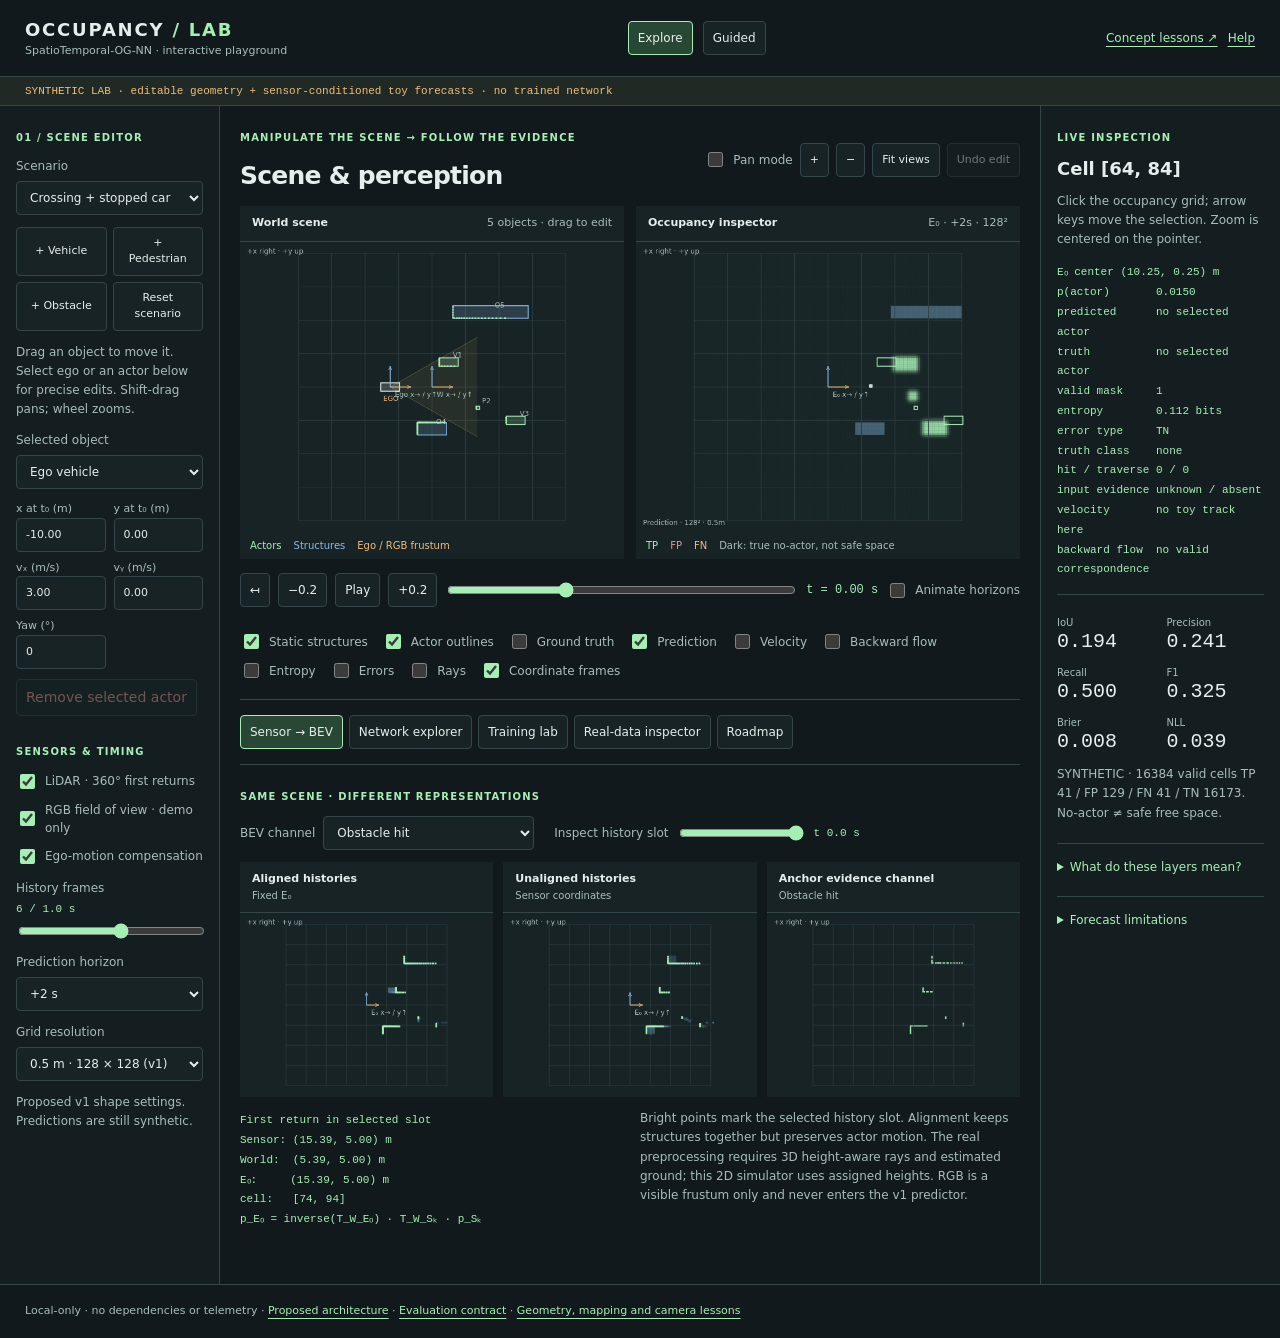
<file: visualizer/index.html>
<!doctype html>
<html lang="en">
  <head>
    <meta charset="utf-8" />
    <meta name="viewport" content="width=device-width,initial-scale=1" />
    <title>Occupancy lab · SpatioTemporal-OG-NN</title>
    <link rel="stylesheet" href="styles.css" />
    <script defer src="js/simulation.js"></script>
    <script defer src="js/artifacts.js"></script>
    <script defer src="js/network.js"></script>
    <script defer src="js/render.js"></script>
    <script defer src="js/app.js"></script>
  </head>
  <body>
    <header>
      <div>
        <strong>OCCUPANCY<span> / LAB</span></strong
        ><small>SpatioTemporal-OG-NN · interactive playground</small>
      </div>
      <div class="modebar">
        <button id="exploreMode" aria-pressed="true">Explore</button
        ><button id="guidedMode" aria-pressed="false">Guided</button>
      </div>
      <div class="header-links">
        <a href="reference.html">Concept lessons ↗</a
        ><a href="README.md">Help</a>
      </div>
    </header>
    <div class="notice" id="sourceBanner">
      SYNTHETIC LAB · editable geometry + sensor-conditioned toy forecasts · no
      trained network
    </div>
    <div id="guided" hidden>
      <button id="guidePrev">← Previous</button>
      <div>
        <span id="guideCount"></span>
        <h2 id="guideTitle"></h2>
        <p id="guideText"></p>
      </div>
      <button id="guideNext">Next →</button>
    </div>
    <main>
      <aside class="tools" id="sceneTools">
        <div class="section-label">01 / Scene editor</div>
        <label class="field"
          >Scenario<select id="scenario">
            <option value="default">Crossing + stopped car</option>
            <option value="occlusion">Occluded pedestrian</option>
            <option value="turn">Rotated ego frame</option>
            <option value="empty">Empty scene</option>
          </select></label
        >
        <div class="button-grid">
          <button id="addVehicle">+ Vehicle</button
          ><button id="addPedestrian">+ Pedestrian</button
          ><button id="addObstacle">+ Obstacle</button
          ><button id="reset">Reset scenario</button>
        </div>
        <p class="hint">
          Drag an object to move it. Select ego or an actor below for precise
          edits. Shift-drag pans; wheel zooms.
        </p>
        <label class="field"
          >Selected object<select id="selection"></select
        ></label>
        <div id="objectFields">
          <div class="two-fields">
            <label
              >x at t₀ (m)<input
                id="objectX"
                type="number"
                min="-100"
                max="100"
                step=".5" /></label
            ><label
              >y at t₀ (m)<input
                id="objectY"
                type="number"
                min="-100"
                max="100"
                step=".5" /></label
            ><label
              >vₓ (m/s)<input
                id="velocityX"
                type="number"
                min="-10"
                max="10"
                step=".5" /></label
            ><label
              >vᵧ (m/s)<input
                id="velocityY"
                type="number"
                min="-10"
                max="10"
                step=".5" /></label
            ><label
              >Yaw (°)<input
                id="objectYaw"
                type="number"
                min="-180"
                max="180"
                step="5"
            /></label>
          </div>
          <button id="removeObject" class="danger">
            Remove selected actor
          </button>
        </div>
        <div class="section-label">Sensors & timing</div>
        <label class="check"
          ><input id="lidar" type="checkbox" checked /> LiDAR · 360° first
          returns</label
        ><label class="check"
          ><input id="camera" type="checkbox" checked /> RGB field of view ·
          demo only</label
        ><label class="check"
          ><input id="compensate" type="checkbox" checked /> Ego-motion
          compensation</label
        ><label class="field"
          >History frames <output id="historyLabel">6 / 1.0 s</output
          ><input id="history" type="range" min="1" max="10" value="6" /></label
        ><label class="field"
          >Prediction horizon<select id="horizon">
            <option value="0">Current · 0 s</option>
            <option value="0.5">+0.5 s</option>
            <option value="1">+1 s</option>
            <option value="2" selected>+2 s</option>
            <option value="3">+3 s</option>
          </select></label
        ><label class="field"
          >Grid resolution<select id="resolution">
            <option value="0.5">0.5 m · 128 × 128 (v1)</option>
            <option value="1">1 m · 64 × 64 (experiment)</option>
          </select></label
        >
        <p id="variant" class="hint"></p>
      </aside>
      <div class="workspace">
        <div class="view-heading">
          <div>
            <div class="section-label">
              Manipulate the scene → follow the evidence
            </div>
            <h1 id="workspaceTitle">Scene & perception</h1>
          </div>
          <div class="button-row">
            <label class="check"
              ><input id="panMode" type="checkbox" />Pan mode</label
            ><button id="zoomIn" aria-label="Zoom both views in">+</button
            ><button id="zoomOut" aria-label="Zoom both views out">−</button
            ><button id="homeView">Fit views</button
            ><button id="undo">Undo edit</button>
          </div>
        </div>
        <div class="scene-grid">
          <figure id="scenePanel">
            <figcaption>
              <b>World scene</b><span id="sceneMeta">Drag to edit</span>
            </figcaption>
            <canvas
              id="scene"
              width="660"
              height="500"
              tabindex="0"
              aria-label="Editable world scene. Drag actors or use the labeled object fields to edit. Shift-drag to pan, wheel to zoom."
            ></canvas>
            <div class="legend">
              <span class="green">Actors</span
              ><span class="blue">Structures</span
              ><span class="amber">Ego / RGB frustum</span>
            </div>
          </figure>
          <figure id="gridPanel">
            <figcaption>
              <b>Occupancy inspector</b
              ><span id="gridMeta">E₀ · actor target</span>
            </figcaption>
            <canvas
              id="grid"
              width="660"
              height="500"
              tabindex="0"
              aria-label="Occupancy grid. Click a cell or use arrow keys to inspect it. Shift-drag to pan and wheel to zoom."
            ></canvas>
            <div class="legend">
              <span class="green">TP</span><span class="red">FP</span
              ><span class="amber">FN</span
              ><span>Dark: true no-actor, not safe space</span>
            </div>
          </figure>
        </div>
        <div class="transport">
          <button id="rewind" aria-label="Rewind to minus two seconds">↤</button
          ><button id="stepBack" aria-label="Previous 0.2 second timestep">
            −0.2</button
          ><button id="play">Play</button
          ><button id="stepForward" aria-label="Next 0.2 second timestep">
            +0.2</button
          ><input
            id="time"
            type="range"
            min="-2"
            max="4"
            value="0"
            step=".05"
            aria-label="Simulation anchor time"
          /><output id="timeLabel">t = 0.00 s</output
          ><label class="check"
            ><input id="animateHorizon" type="checkbox" /> Animate
            horizons</label
          >
        </div>
        <div class="layer-row" id="layers">
          <label class="check"
            ><input id="layerStatic" type="checkbox" checked /> Static
            structures</label
          ><label class="check"
            ><input id="layerActors" type="checkbox" checked /> Actor
            outlines</label
          ><label class="check"
            ><input id="layerTruth" type="checkbox" /> Ground truth</label
          ><label class="check"
            ><input id="layerPrediction" type="checkbox" checked />
            Prediction</label
          ><label class="check"
            ><input id="layerVelocity" type="checkbox" /> Velocity</label
          ><label class="check"
            ><input id="layerFlow" type="checkbox" /> Backward flow</label
          ><label class="check"
            ><input id="layerUncertainty" type="checkbox" /> Entropy</label
          ><label class="check"
            ><input id="layerErrors" type="checkbox" /> Errors</label
          ><label class="check"
            ><input id="layerRays" type="checkbox" /> Rays</label
          ><label class="check"
            ><input id="layerFrames" type="checkbox" checked /> Coordinate
            frames</label
          >
        </div>
        <nav class="tabs" aria-label="Learning workspaces">
          <button data-tab="temporal" aria-pressed="true">Sensor → BEV</button
          ><button data-tab="network" aria-pressed="false">
            Network explorer</button
          ><button data-tab="training" aria-pressed="false">Training lab</button
          ><button data-tab="artifacts" aria-pressed="false">
            Real-data inspector</button
          ><button data-tab="roadmap" aria-pressed="false">Roadmap</button>
        </nav>
        <section id="temporal" class="tab">
          <div class="section-label">
            Same scene · different representations
          </div>
          <div class="subcontrols">
            <label
              >BEV channel
              <select id="channel">
                <option value="hit">Obstacle hit</option>
                <option value="density">Log return density</option>
                <option value="height">Max height · synthetic proxy</option>
                <option value="traversal">Partial ray traversal</option>
              </select></label
            ><label
              >Inspect history slot
              <input
                id="historySlot"
                type="range"
                min="0"
                max="5"
                value="5" /><output id="slotLabel"></output
            ></label>
          </div>
          <div class="three-views">
            <figure>
              <figcaption>
                <b>Aligned histories</b><span>Fixed E₀</span>
              </figcaption>
              <canvas
                id="aligned"
                width="440"
                height="320"
                aria-label="Aligned temporal LiDAR points"
              ></canvas>
            </figure>
            <figure>
              <figcaption>
                <b>Unaligned histories</b><span>Sensor coordinates</span>
              </figcaption>
              <canvas
                id="unaligned"
                width="440"
                height="320"
                aria-label="Unaligned temporal LiDAR points"
              ></canvas>
            </figure>
            <figure>
              <figcaption>
                <b>Anchor evidence channel</b><span id="channelLabel"></span>
              </figcaption>
              <canvas
                id="bev"
                width="440"
                height="320"
                aria-label="Selected BEV evidence channel"
              ></canvas>
            </figure>
          </div>
          <div class="readout-row">
            <pre id="pointReadout"></pre>
            <p class="hint">
              Bright points mark the selected history slot. Alignment keeps
              structures together but preserves actor motion. The real
              preprocessing requires 3D height-aware rays and estimated ground;
              this 2D simulator uses assigned heights. RGB is a visible frustum
              only and never enters the v1 predictor.
            </p>
          </div>
        </section>
        <section id="network" class="tab" hidden>
          <div class="subcontrols">
            <label
              >Architecture comparison<select id="architecture">
                <option value="stack">Stack + CNN · proposed v1</option>
                <option value="lstm">ConvLSTM · conceptual challenger</option>
                <option value="attention">
                  Temporal attention / Transformer · conceptual
                </option>
              </select></label
            ><button id="tensorPrev">← Tensor</button
            ><button id="tensorNext">Tensor →</button>
          </div>
          <p class="hint" id="architectureNote"></p>
          <div id="networkNodes" class="network-nodes"></div>
          <div class="network-detail">
            <div>
              <h2 id="layerName"></h2>
              <pre id="layerDetails"></pre>
              <p id="layerPurpose"></p>
            </div>
            <figure>
              <figcaption>
                <b id="featureTitle">Toy feature response</b
                ><span>Not learned activations</span>
              </figcaption>
              <canvas
                id="features"
                width="480"
                height="270"
                aria-label="Illustrative feature tensor response to the live BEV"
              ></canvas>
            </figure>
          </div>
          <details open>
            <summary>Operate on a real toy feature map</summary>
            <div class="subcontrols">
              <label
                >3×3 kernel<select id="kernel">
                  <option value="identity">Identity</option>
                  <option value="blur">Mean blur</option>
                  <option value="edge">Horizontal edge</option>
                </select></label
              ><label
                >Illustrative feature<select id="featureChannel">
                  <option value="0">Hit response</option>
                  <option value="1">Density response</option>
                  <option value="2">Height response</option>
                  <option value="3">Traversal response</option>
                </select></label
              ><label
                >Sample channel index<input
                  id="tensorChannel"
                  type="range"
                  min="0"
                  max="23"
                  value="0" /><output id="tensorChannelValue"></output
              ></label>
            </div>
            <p class="hint">
              At the input, channel selection chooses an actual history slot and
              evidence plane. At the output, it chooses one of four toy forecast
              horizons. Hidden learned channels are unavailable, so
              channel-index selection is disabled there; the image instead
              demonstrates convolution and resampling of a selected evidence
              plane. Changing the temporal comparison also changes the toy
              predictor's centroid-velocity aggregation; it does not run a
              ConvLSTM or Transformer.
            </p>
          </details>
        </section>
        <section id="training" class="tab" hidden>
          <div class="section-label">Two linked experiments</div>
          <div class="subcontrols">
            <label
              >Prediction velocity bias
              <input
                id="bias"
                type="range"
                min="-4"
                max="4"
                value="0"
                step=".25" /><output id="biasLabel"></output></label
            ><label
              >Spatial spread
              <input
                id="spread"
                type="range"
                min=".25"
                max="2"
                value=".65"
                step=".05" /><output id="spreadLabel"></output></label
            ><label
              >Threshold
              <input
                id="threshold"
                type="range"
                min=".05"
                max=".95"
                value=".5"
                step=".05" /><output id="thresholdLabel"></output
            ></label>
          </div>
          <p class="hint">
            These controls update the live forecast and metrics above.
            Bias/spread change probabilities; the threshold changes only binary
            decisions. Entropy measures ambiguity, not validated epistemic
            uncertainty.
          </p>
          <div class="training-grid">
            <figure>
              <figcaption>
                <b>Independent-logit training patch</b
                ><span id="trainSteps">0 updates</span>
              </figcaption>
              <canvas
                id="trainPatch"
                width="440"
                height="320"
                tabindex="0"
                aria-label="Eight by eight training patch. Click or use arrow keys to select a cell, then edit probability or target."
              ></canvas>
            </figure>
            <figure>
              <figcaption>
                <b>BCE curve & gradient steps</b><span>Unweighted, masked</span>
              </figcaption>
              <canvas
                id="lossPlot"
                width="520"
                height="320"
                aria-label="Loss curve and loss history from gradient descent"
              ></canvas>
            </figure>
          </div>
          <div class="subcontrols">
            <button id="capturePatch">
              Capture patch around inspected cell</button
            ><button id="trainStep">1 gradient step</button
            ><button id="trainMany">20 steps</button
            ><button id="trainReset">Reset patch</button
            ><label
              >Learning rate<input
                id="learningRate"
                type="range"
                min=".1"
                max="3"
                value="1"
                step=".1" /><output id="lrLabel"></output
            ></label>
          </div>
          <div class="subcontrols">
            <label
              >Selected cell probability<input
                id="trainP"
                type="range"
                min=".01"
                max=".99"
                value=".5"
                step=".01" /></label
            ><label
              >Target<select id="trainY">
                <option value="0">0 · no selected actor</option>
                <option value="1">1 · actor</option>
              </select></label
            ><label class="check"
              ><input id="trainValid" type="checkbox" checked /> Valid
              supervision</label
            >
          </div>
          <pre id="trainingReadout"></pre>
          <p class="hint">
            This patch performs real gradient descent on independent cell
            logits: dBCE/dz = p − y; z ← z − η(p − y). It is not U-Net training
            and has no shared weights or generalization. The step uses a sum
            loss; displayed NLL is its valid-cell mean. Patches are frozen
            snapshots; edit the scene, then capture again. The real model
            averages valid cells per horizon, gives future horizons equal
            weight, and adds 0.25 × current-head loss.
          </p>
        </section>
        <section id="artifacts" class="tab" hidden>
          <h2>Inspect a saved prediction</h2>
          <p>
            Load probabilities, truth and validity from one frozen
            anchor/horizon. The grid, cell inspector and metrics use the
            imported arrays. Simulation controls are locked until you return to
            the synthetic scene.
          </p>
          <div class="subcontrols">
            <label class="file"
              >Import JSON<input
                id="importArtifact"
                type="file"
                accept=".json,application/json" /></label
            ><button id="exportArtifact">Export synthetic snapshot</button
            ><button id="clearArtifact">Return to simulation</button>
          </div>
          <p id="importStatus" role="status"></p>
          <pre id="artifactInfo">No artifact loaded.</pre>
          <p class="hint">
            The importer validates shape, grid/frame conventions, probability
            ranges, binary truth/masks and provenance. It does not verify
            scientific validity or the claimed checkpoint. Real model records
            require model, dataset and checkpoint IDs. No training/backend
            integration exists yet.
          </p>
          <a href="README.md#artifact-contract"
            >Artifact schema and integration instructions ↗</a
          >
        </section>
        <section id="roadmap" class="tab" hidden>
          <h2>Project state</h2>
          <p class="hint">
            Research/specification and this synthetic visualizer are built.
            Model/data implementation has not started. Planning is on Mac;
            implementation will be on Windows.
          </p>
          <div id="phaseList"></div>
          <a href="../ROADMAP.md"
            >Full evidence gates and implementation tasks ↗</a
          >
        </section>
      </div>
      <aside class="inspector">
        <div class="section-label">Live inspection</div>
        <h2>Cell <span id="cellName"></span></h2>
        <p class="hint">
          Click the occupancy grid; arrow keys move the selection. Zoom is
          centered on the pointer.
        </p>
        <pre id="cellInfo" aria-live="polite"></pre>
        <div id="metrics" class="metrics" aria-live="polite"></div>
        <p id="support" class="hint"></p>
        <details>
          <summary>What do these layers mean?</summary>
          <p>
            Static = structure truth for teaching. Actor outlines include
            stopped vehicles. Prediction = binary actor probability, not
            semantic class or free space. Flow = optional backward ground-truth
            displacement for a unique supported correspondence. Velocity = toy
            track estimate. Errors = TP/FP/FN/TN at the selected threshold.
            Missing supervision is hatched.
          </p>
          <p>
            Correct negative cells mean no selected actor, never certified safe
            free space. A wall may be a true negative for this actor-only task.
          </p>
        </details>
        <details>
          <summary>Forecast limitations</summary>
          <p>
            Hits are associated using synthetic object IDs and known box sizes.
            Motion comes from hit-centroid histories. Architecture options
            switch toy aggregation rules. No neural weights are loaded. This is
            not an implementable sensor-only benchmark baseline; oracle
            assistance is deliberate and visible.
          </p>
        </details>
        <p id="editStatus" role="status" class="hint"></p>
      </aside>
    </main>
    <footer>
      Local-only · no dependencies or telemetry ·
      <a href="../docs/architecture.md">Proposed architecture</a> ·
      <a href="../docs/evaluation-strategy.md">Evaluation contract</a> ·
      <a href="reference.html">Geometry, mapping and camera lessons</a>
    </footer>
    <noscript
      >This application needs JavaScript. No server or installation is required:
      open index.html in a browser with JavaScript enabled.</noscript
    >
  </body>
</html>
</file>
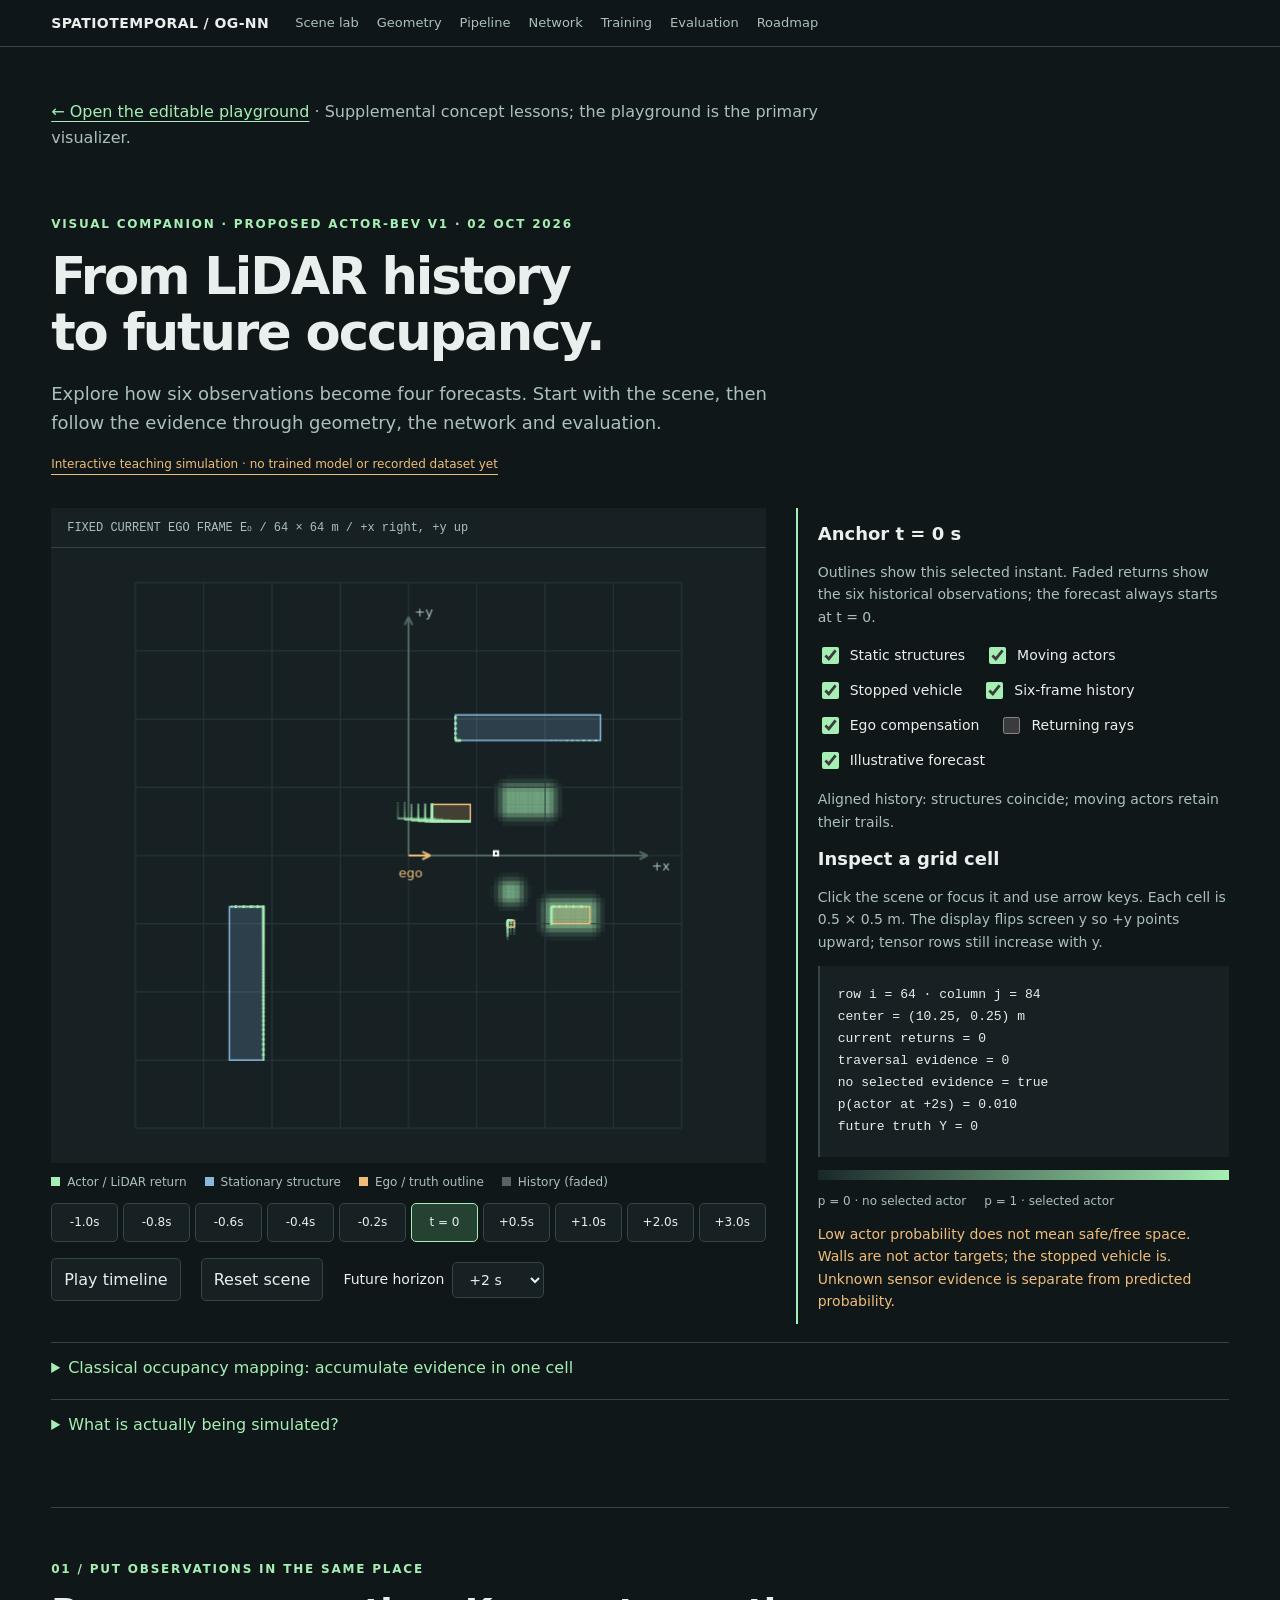
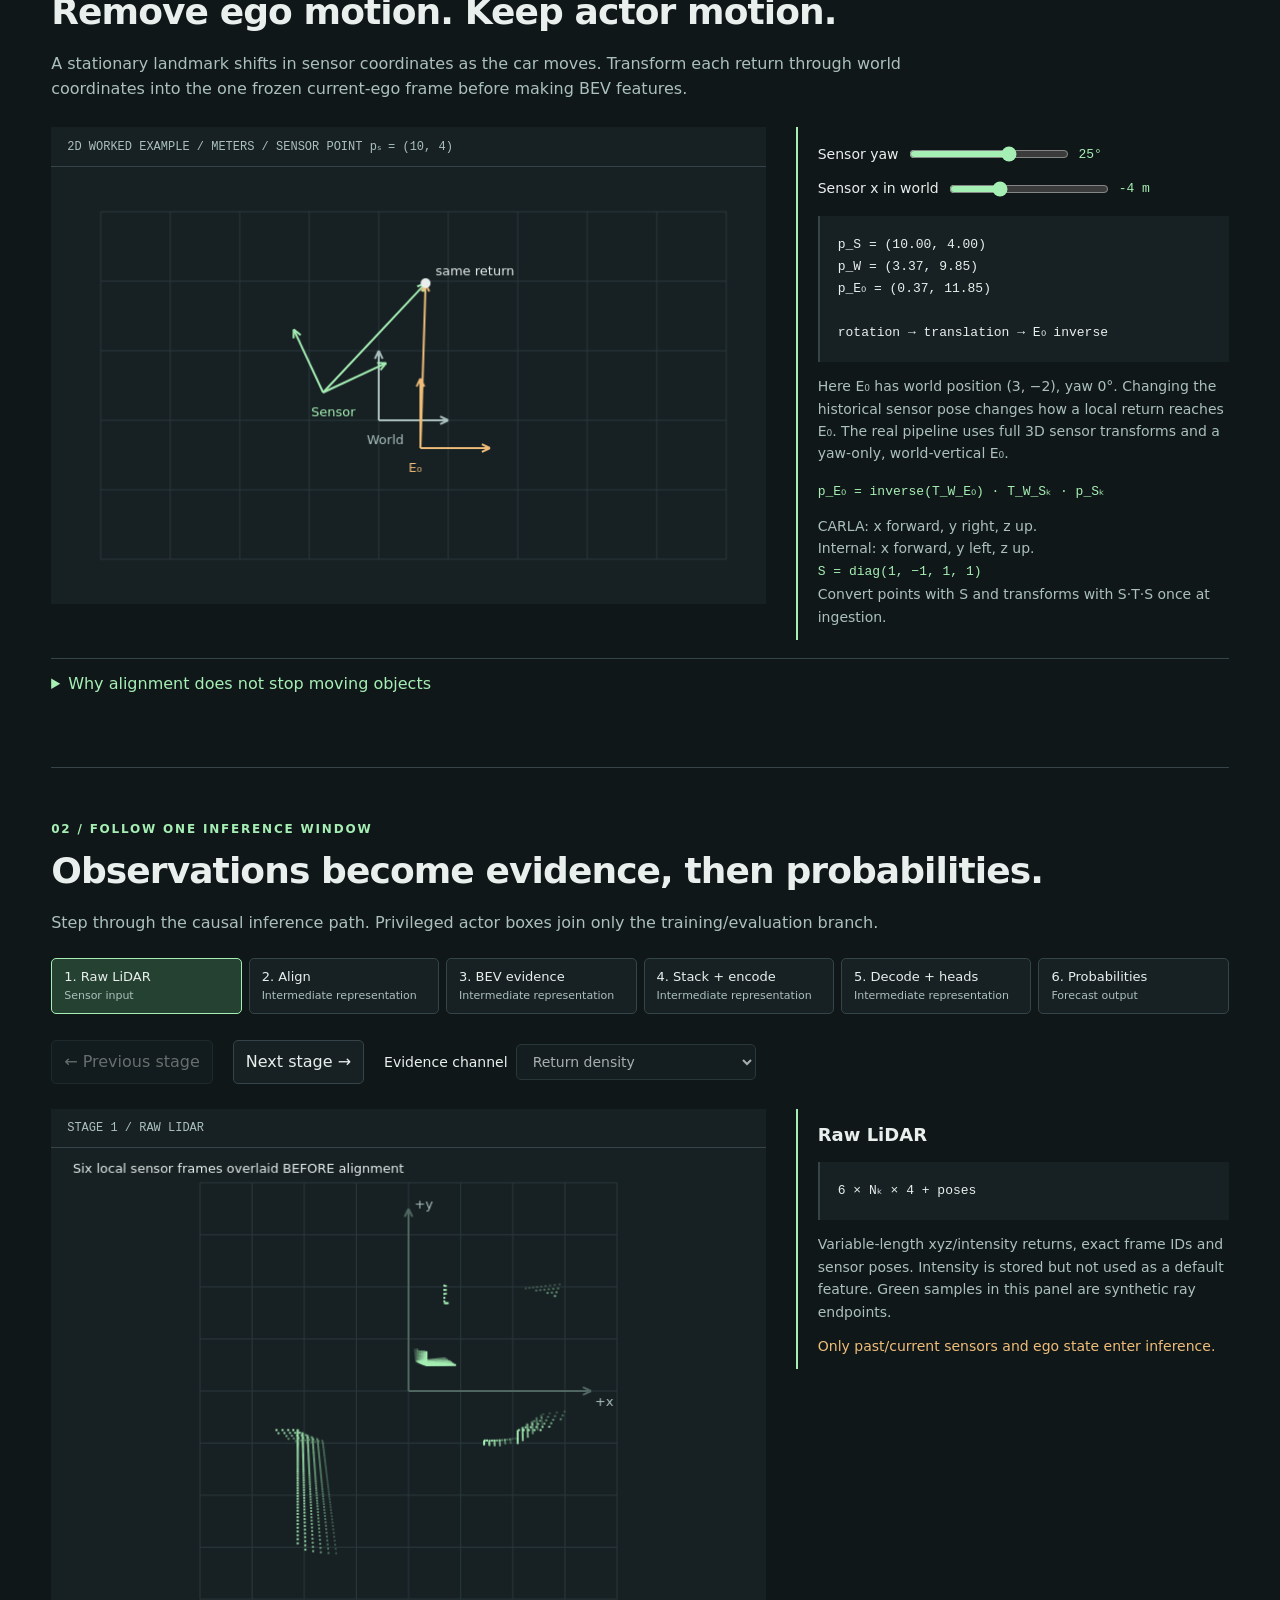
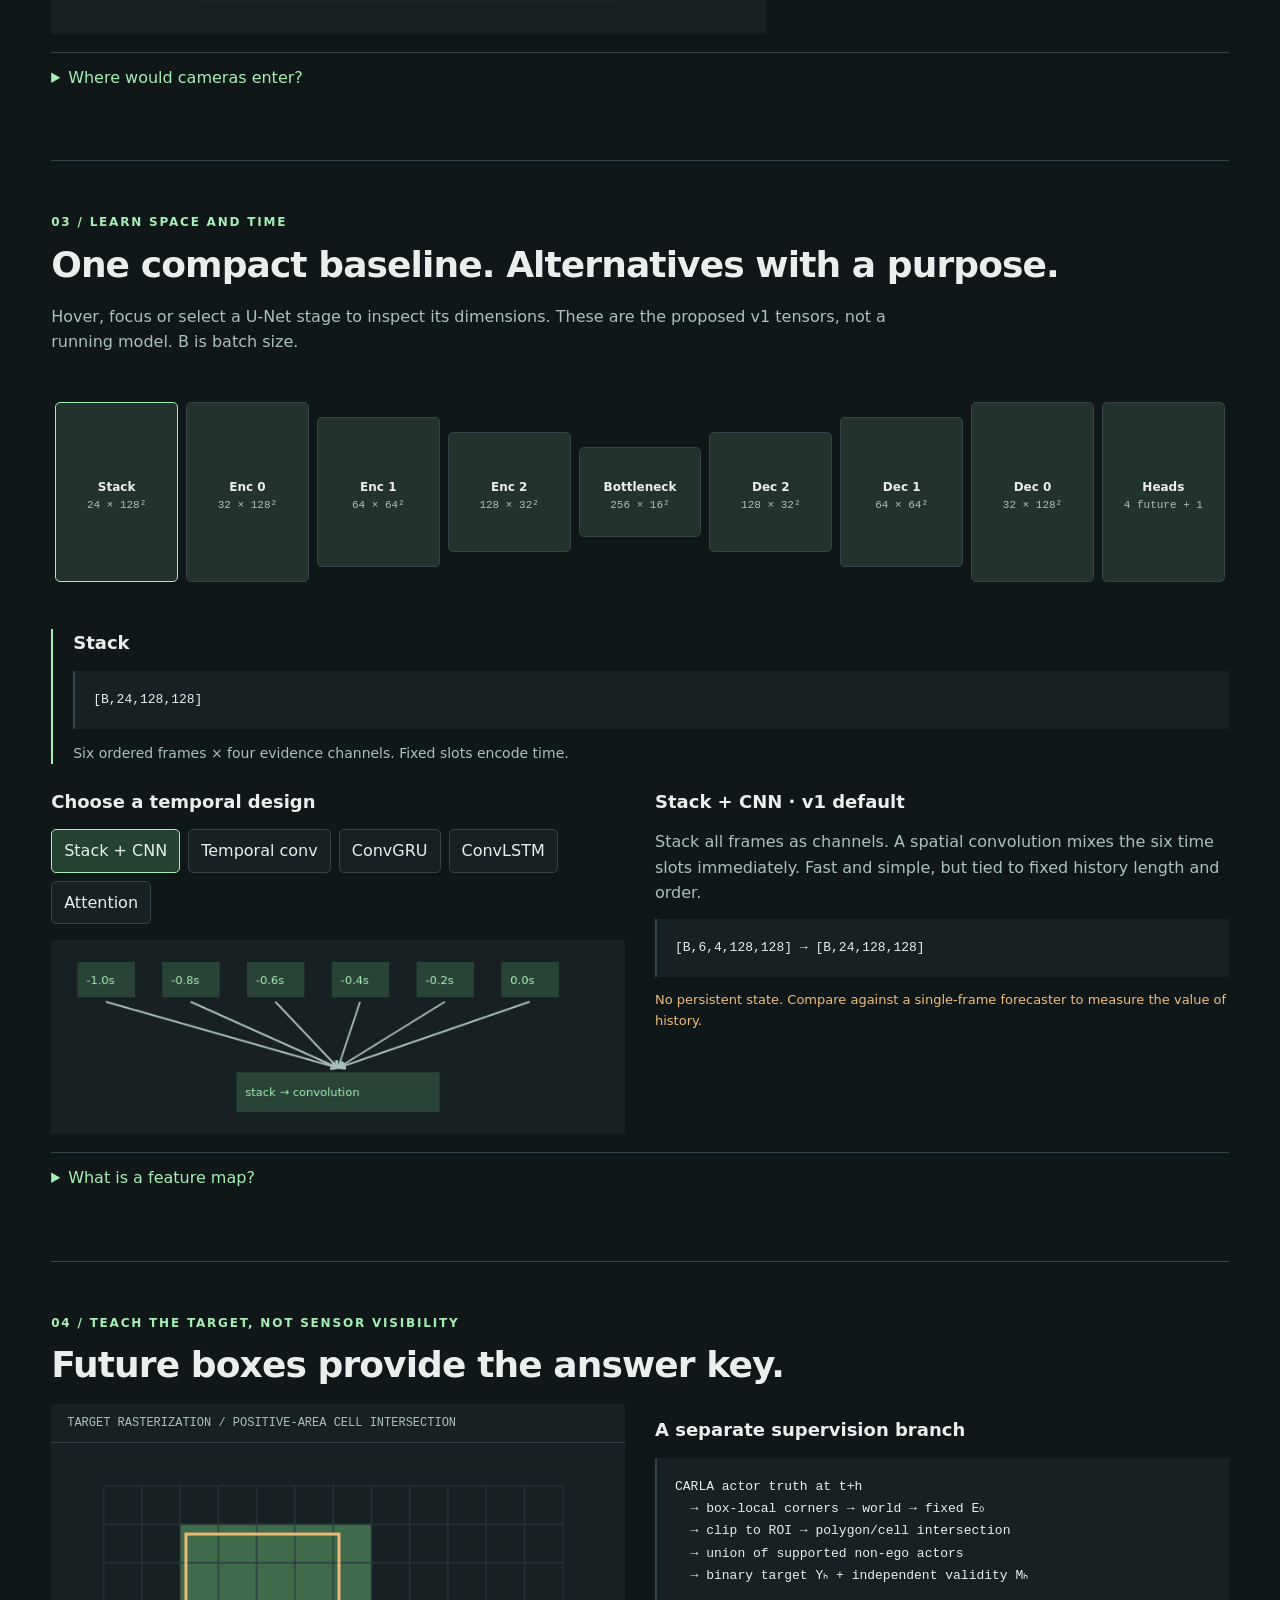
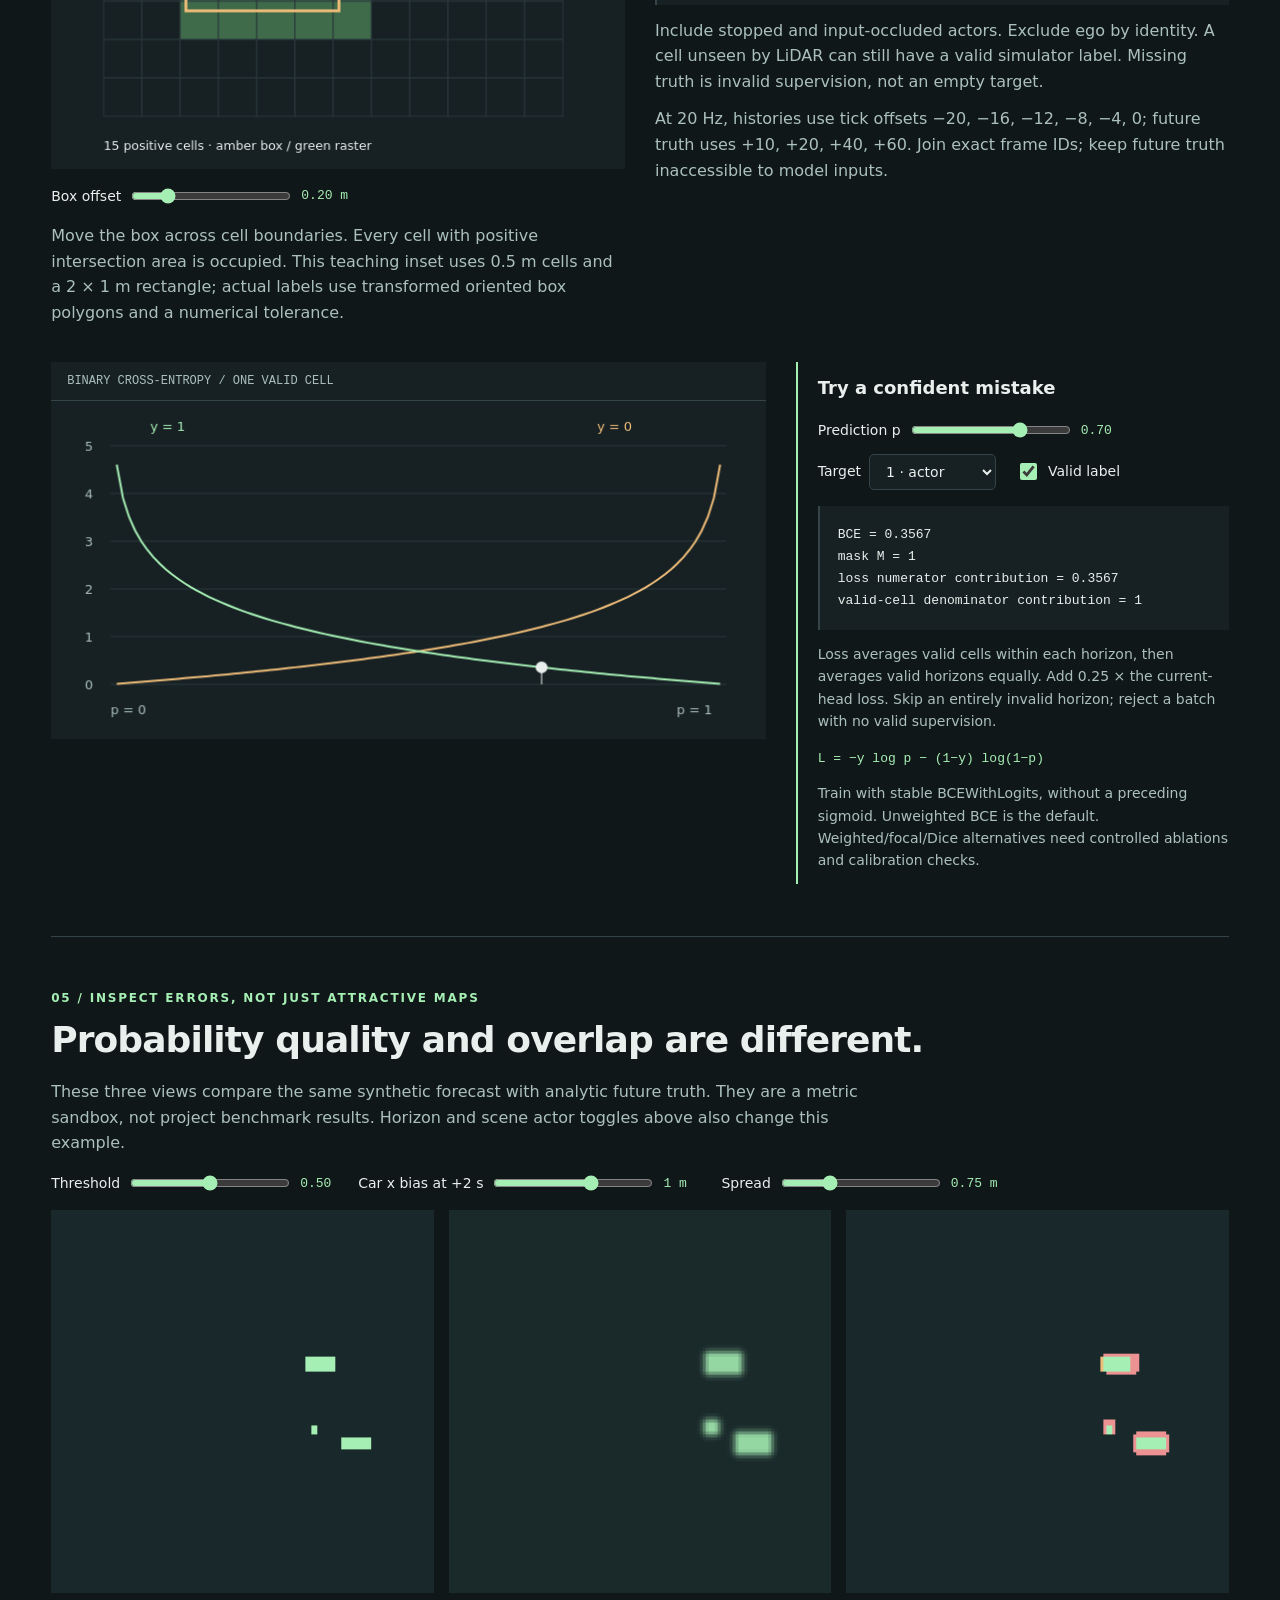
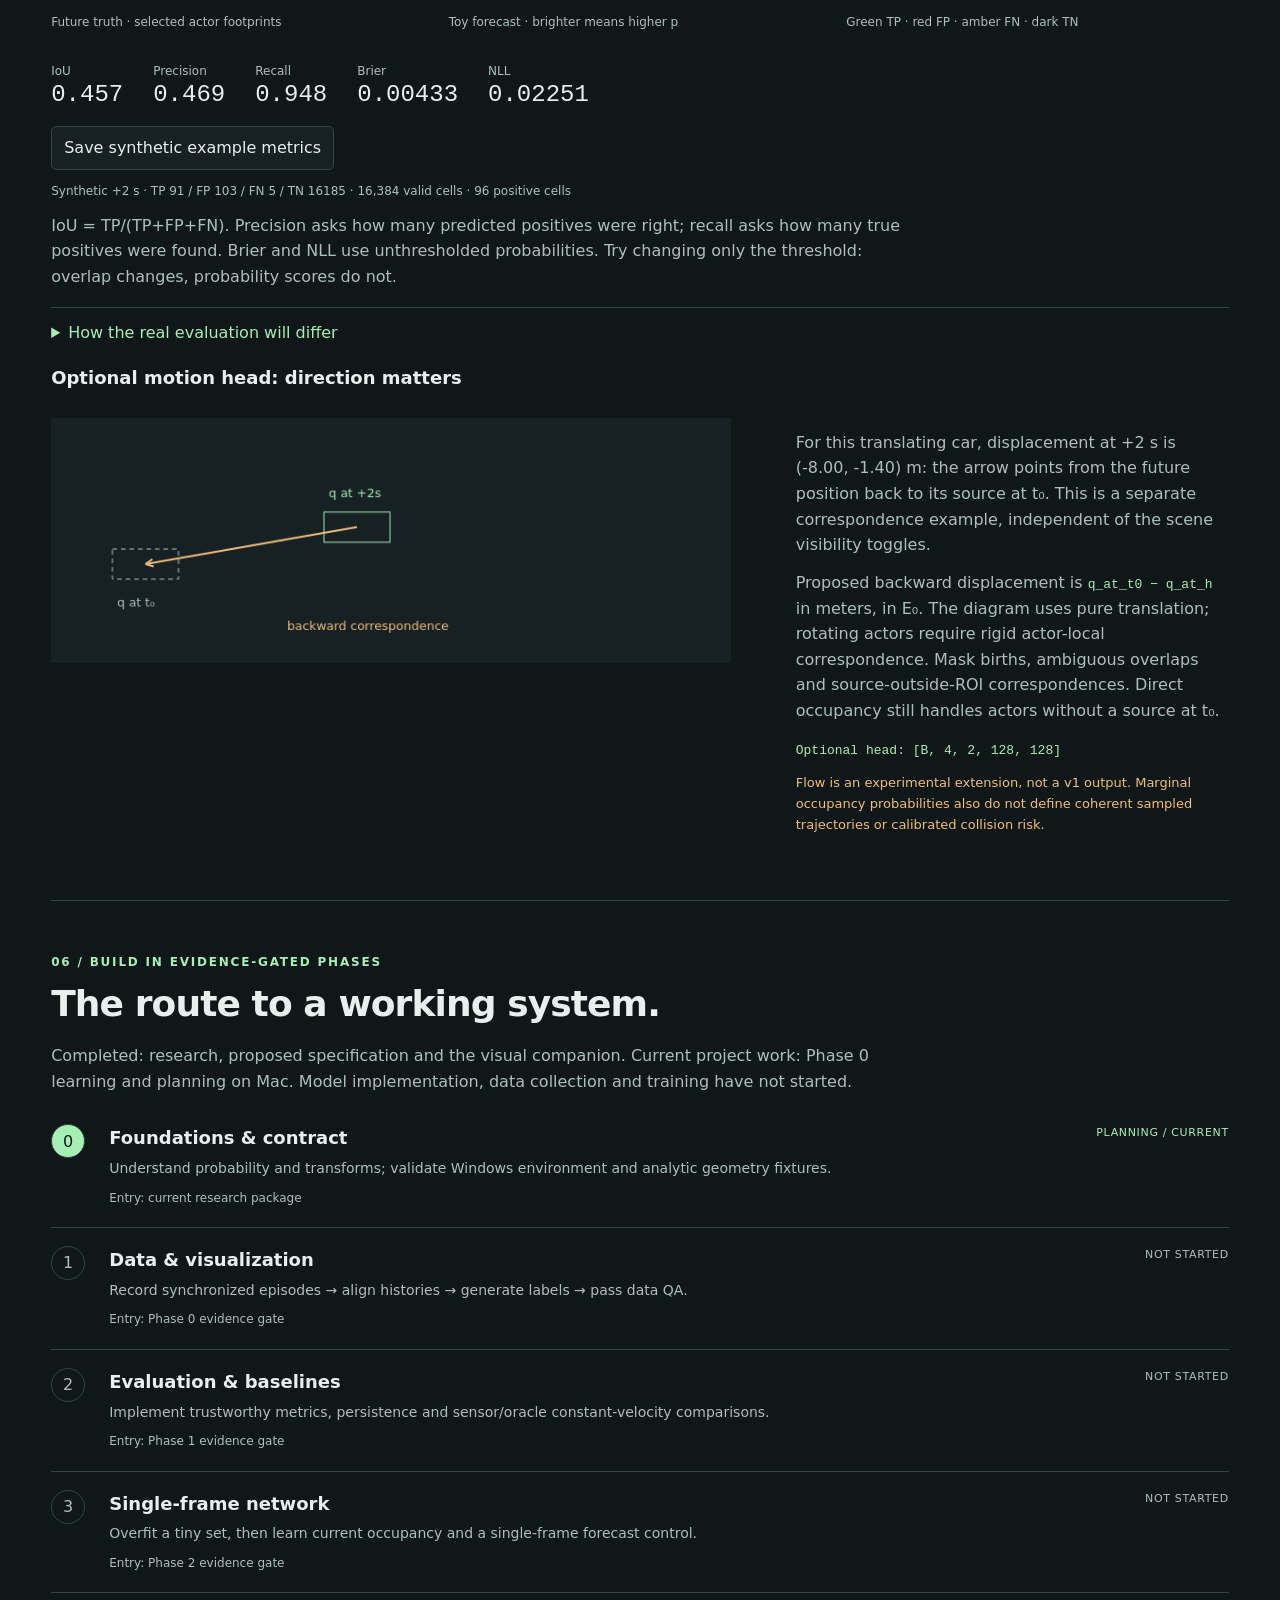
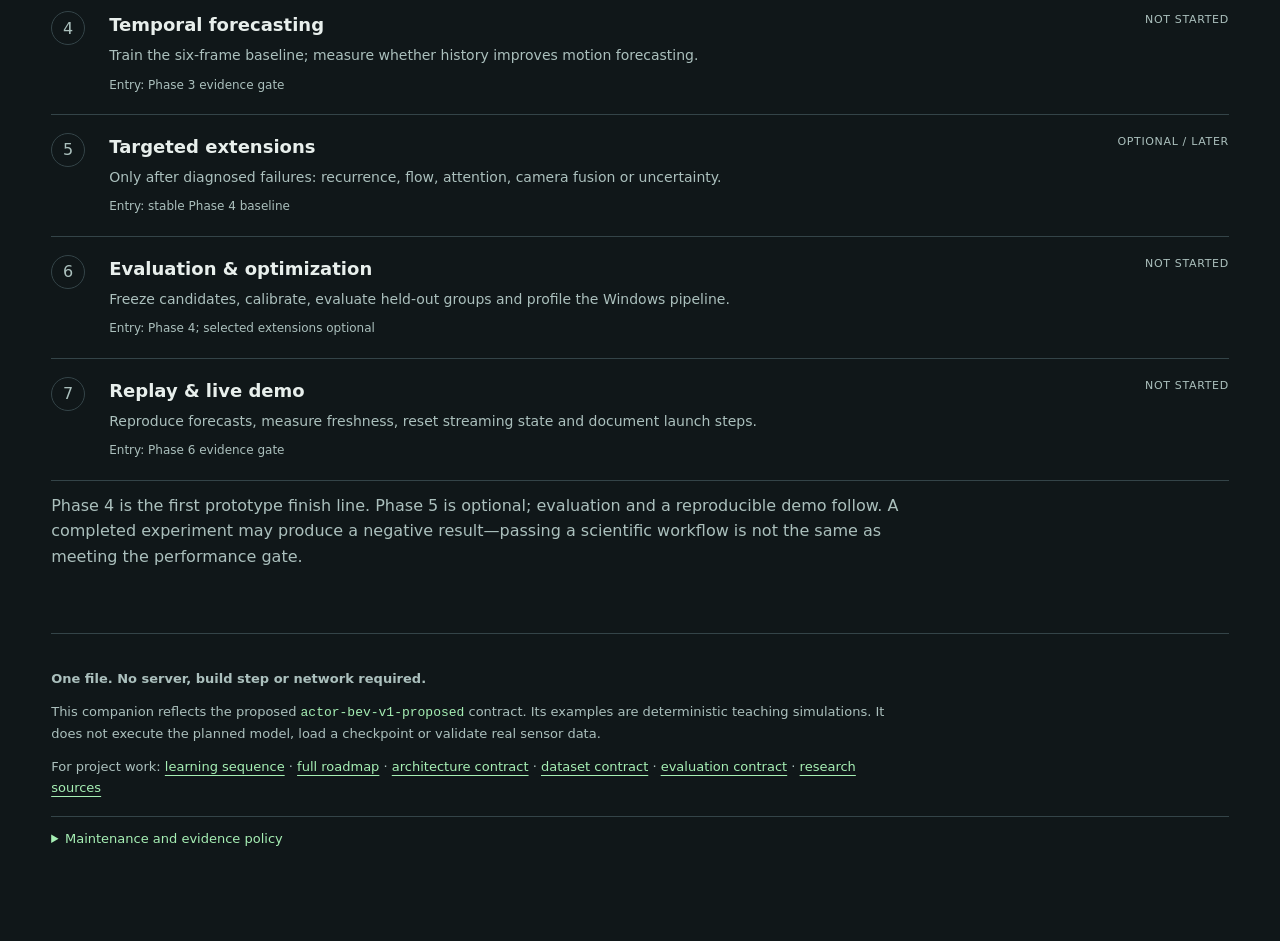
<file: visualizer/reference.html>
<!doctype html>
<html lang="en">
  <head>
    <meta charset="utf-8" />
    <meta name="viewport" content="width=device-width,initial-scale=1" />
    <meta
      name="description"
      content="An offline, interactive guide to the proposed SpatioTemporal-OG-NN LiDAR occupancy forecaster."
    />
    <title>SpatioTemporal-OG-NN · Visual companion</title>
    <style>
      :root {
        color-scheme: dark;
        --bg: #101719;
        --panel: #172124;
        --line: #344448;
        --ink: #e8efec;
        --muted: #abc0bd;
        --accent: #a6efb4;
        --amber: #efbd79;
        --blue: #89b8df;
        --bad: #ed9292;
        font-family:
          system-ui,
          -apple-system,
          BlinkMacSystemFont,
          "Segoe UI",
          sans-serif;
      }
      * {
        box-sizing: border-box;
      }
      html {
        scroll-behavior: smooth;
        scroll-padding-top: 80px;
      }
      body {
        margin: 0;
        background: var(--bg);
        color: var(--ink);
        line-height: 1.6;
      }
      a {
        color: var(--accent);
        text-underline-offset: 4px;
      }
      button,
      input,
      select {
        font: inherit;
      }
      button,
      select {
        color: var(--ink);
        background: var(--panel);
        border: 1px solid var(--line);
        border-radius: 5px;
        padding: 8px 12px;
        cursor: pointer;
      }
      button:hover,
      button.active,
      button[aria-pressed="true"] {
        border-color: var(--accent);
        background: #244132;
      }
      button:disabled {
        opacity: 0.4;
        cursor: default;
      }
      :focus-visible {
        outline: 3px solid var(--amber);
        outline-offset: 4px;
      }
      input[type="range"] {
        accent-color: var(--accent);
        width: 160px;
        vertical-align: middle;
      }
      input[type="checkbox"] {
        accent-color: var(--accent);
        width: 17px;
        height: 17px;
      }
      header {
        position: sticky;
        top: 0;
        z-index: 10;
        background: #101719f5;
        border-bottom: 1px solid var(--line);
        padding: 12px 4vw;
        display: flex;
        align-items: center;
        gap: 26px;
        backdrop-filter: blur(12px);
      }
      header strong {
        font-size: 14px;
        letter-spacing: 0.03em;
        white-space: nowrap;
      }
      nav {
        display: flex;
        gap: 18px;
        overflow: auto;
        font-size: 13px;
      }
      nav a {
        color: var(--muted);
        text-decoration: none;
        white-space: nowrap;
      }
      nav a:hover {
        color: var(--accent);
      }
      main {
        max-width: 1400px;
        margin: auto;
        padding: 40px 4vw;
      }
      section {
        padding: 52px 0;
        border-bottom: 1px solid var(--line);
      }
      section:first-child {
        padding-top: 0;
      }
      .eyebrow {
        font-size: 12px;
        letter-spacing: 0.15em;
        text-transform: uppercase;
        color: var(--accent);
        font-weight: 650;
      }
      h1 {
        font-size: clamp(30px, 4vw, 56px);
        line-height: 1.1;
        letter-spacing: -0.04em;
        max-width: 780px;
        margin: 14px 0 20px;
      }
      h2 {
        font-size: clamp(25px, 3vw, 36px);
        letter-spacing: -0.025em;
        line-height: 1.2;
        margin: 10px 0 18px;
      }
      h3 {
        font-size: 18px;
        margin: 12px 0;
      }
      p {
        max-width: 850px;
        margin: 12px 0;
        color: var(--muted);
      }
      .lead {
        font-size: 18px;
        max-width: 770px;
      }
      .tag {
        display: inline-block;
        font-size: 12px;
        color: var(--amber);
        border-bottom: 1px solid var(--amber);
        margin-bottom: 8px;
      }
      .workspace {
        display: grid;
        grid-template-columns: minmax(0, 1.65fr) minmax(270px, 1fr);
        gap: 30px;
        margin-top: 25px;
        align-items: start;
      }
      .visual {
        background: var(--panel);
        position: relative;
        min-width: 0;
      }
      .visual canvas {
        width: 100%;
        display: block;
      }
      .canvaslabel {
        padding: 12px 16px;
        font:
          12px ui-monospace,
          monospace;
        color: var(--muted);
        border-bottom: 1px solid var(--line);
      }
      .controls {
        display: flex;
        flex-wrap: wrap;
        gap: 12px 20px;
        align-items: center;
        margin: 16px 0;
      }
      .controls label {
        display: flex;
        align-items: center;
        gap: 8px;
        font-size: 14px;
      }
      .controls output {
        font:
          13px ui-monospace,
          monospace;
        min-width: 38px;
        color: var(--accent);
      }
      .inspector {
        border-left: 2px solid var(--accent);
        padding: 0 0 0 20px;
      }
      .inspector p {
        font-size: 14px;
      }
      .mono,
      code,
      pre {
        font-family: ui-monospace, SFMono-Regular, Consolas, monospace;
        font-size: 13px;
      }
      code {
        color: var(--accent);
      }
      pre {
        background: var(--panel);
        padding: 18px;
        overflow: auto;
        border-left: 2px solid var(--line);
        line-height: 1.7;
      }
      .legend {
        display: flex;
        gap: 18px;
        flex-wrap: wrap;
        font-size: 12px;
        color: var(--muted);
        margin: 10px 0;
      }
      .key:before {
        content: "";
        width: 9px;
        height: 9px;
        display: inline-block;
        background: var(--key, var(--accent));
        margin-right: 7px;
      }
      .note {
        font-size: 13px;
        color: var(--amber);
      }
      .timeline {
        display: flex;
        gap: 5px;
        flex-wrap: wrap;
      }
      .timeline button {
        flex: 1;
        min-width: 55px;
        font-size: 12px;
        padding: 9px 5px;
      }
      .steps {
        display: flex;
        gap: 7px;
        overflow-x: auto;
        padding: 10px 0;
      }
      .steps button {
        min-width: 125px;
        flex: 1;
        text-align: left;
        font-size: 13px;
      }
      .steps small {
        display: block;
        color: var(--muted);
        font-size: 11px;
      }
      .split {
        display: grid;
        grid-template-columns: 1fr 1fr;
        gap: 30px;
      }
      .triple {
        display: grid;
        grid-template-columns: repeat(3, 1fr);
        gap: 15px;
      }
      .triple canvas {
        width: 100%;
        background: var(--panel);
      }
      .caption {
        font-size: 12px;
        color: var(--muted);
      }
      table {
        width: 100%;
        border-collapse: collapse;
        font-size: 14px;
      }
      th,
      td {
        text-align: left;
        padding: 10px 8px;
        border-bottom: 1px solid var(--line);
        vertical-align: top;
      }
      th {
        color: var(--muted);
        font-weight: 500;
      }
      .table-wrap {
        overflow-x: auto;
      }
      .metricstrip {
        display: flex;
        flex-wrap: wrap;
        gap: 30px;
        margin: 18px 0;
      }
      .metricstrip span {
        font-size: 12px;
        color: var(--muted);
      }
      .metricstrip b {
        display: block;
        color: var(--ink);
        font:
          24px ui-monospace,
          monospace;
      }
      .architecture {
        display: flex;
        align-items: center;
        gap: 8px;
        min-height: 250px;
        overflow-x: auto;
        padding: 16px 4px;
      }
      .architecture button {
        flex: 1;
        min-width: 84px;
        padding: 14px 8px;
        background: #22332d;
        transition:
          transform 0.15s,
          border-color 0.15s;
      }
      .architecture button:hover {
        transform: translateY(-5px);
      }
      .architecture small {
        display: block;
        color: var(--muted);
        font:
          11px ui-monospace,
          monospace;
        white-space: nowrap;
      }
      .architecture b {
        font-size: 12px;
      }
      .arrow {
        color: var(--muted);
      }
      details {
        margin: 18px 0;
        border-top: 1px solid var(--line);
        padding-top: 12px;
      }
      summary {
        cursor: pointer;
        color: var(--accent);
      }
      .phase {
        display: grid;
        grid-template-columns: 42px 1fr auto;
        gap: 16px;
        padding: 18px 0;
        border-bottom: 1px solid var(--line);
        align-items: start;
      }
      .phase-num {
        width: 34px;
        height: 34px;
        border: 1px solid var(--line);
        border-radius: 50%;
        display: grid;
        place-items: center;
        color: var(--muted);
      }
      .phase.current .phase-num {
        background: var(--accent);
        color: var(--bg);
      }
      .phase h3 {
        margin: 0;
      }
      .phase p {
        margin: 4px 0;
        font-size: 14px;
      }
      .phase small {
        color: var(--muted);
        font-size: 12px;
      }
      .status {
        font-size: 11px;
        text-transform: uppercase;
        letter-spacing: 0.06em;
        color: var(--muted);
      }
      .phase.current .status {
        color: var(--accent);
      }
      footer {
        padding: 35px 0;
        font-size: 13px;
        color: var(--muted);
      }
      .sr {
        position: absolute;
        width: 1px;
        height: 1px;
        padding: 0;
        overflow: hidden;
        clip: rect(0, 0, 0, 0);
        white-space: nowrap;
      }
      .probbar {
        height: 10px;
        background: linear-gradient(90deg, #19282a, #a6efb4);
        margin: 12px 0;
      }
      .btnrow {
        display: flex;
        flex-wrap: wrap;
        gap: 8px;
      }
      .flowcanvas {
        max-width: 680px;
      }
      noscript {
        display: block;
        padding: 20px;
        color: var(--amber);
      }
      @media (max-width: 850px) {
        header {
          display: block;
        }
        header nav {
          margin-top: 7px;
        }
        .workspace,
        .split {
          grid-template-columns: 1fr;
        }
        .triple {
          grid-template-columns: 1fr;
        }
        .triple > div {
          max-width: 520px;
        }
        .inspector {
          margin: 8px 0;
        }
        .architecture {
          min-height: 210px;
        }
        main {
          padding-top: 25px;
        }
        .phase {
          grid-template-columns: 35px 1fr;
        }
        .phase .status {
          grid-column: 2;
        }
        .controls {
          gap: 12px;
        }
        section {
          padding: 35px 0;
        }
      }
      @media (prefers-reduced-motion: reduce) {
        html {
          scroll-behavior: auto;
        }
        * {
          transition: none !important;
        }
      }
    </style>
  </head>
  <body>
    <header>
      <strong>SPATIOTEMPORAL / OG-NN</strong>
      <nav aria-label="Sections">
        <a href="#scene">Scene lab</a><a href="#geometry">Geometry</a
        ><a href="#pipeline">Pipeline</a><a href="#network">Network</a
        ><a href="#training">Training</a><a href="#evaluation">Evaluation</a
        ><a href="#roadmap">Roadmap</a>
      </nav>
    </header>
    <main>
      <p>
        <a href="index.html">← Open the editable playground</a> · Supplemental
        concept lessons; the playground is the primary visualizer.
      </p>
      <section id="scene">
        <div class="eyebrow">
          Visual companion · proposed actor-BEV v1 · 02 Oct 2026
        </div>
        <h1>From LiDAR history<br />to future occupancy.</h1>
        <p class="lead">
          Explore how six observations become four forecasts. Start with the
          scene, then follow the evidence through geometry, the network and
          evaluation.
        </p>
        <span class="tag"
          >Interactive teaching simulation · no trained model or recorded
          dataset yet</span
        >
        <div class="workspace">
          <div>
            <div class="visual">
              <div class="canvaslabel">
                FIXED CURRENT EGO FRAME E₀ / 64 × 64 m / +x right, +y up
              </div>
              <canvas
                id="sceneCanvas"
                width="720"
                height="620"
                tabindex="0"
                aria-label="Interactive top-down scene. Click to inspect a cell, or use arrow keys to move the selected cell."
              ></canvas>
            </div>
            <div class="legend">
              <span class="key">Actor / LiDAR return</span
              ><span class="key" style="--key: var(--blue)"
                >Stationary structure</span
              ><span class="key" style="--key: var(--amber)"
                >Ego / truth outline</span
              ><span class="key" style="--key: #586461">History (faded)</span>
            </div>
            <div class="timeline" id="timeline" aria-label="Scene time"></div>
            <div class="controls">
              <button id="play">Play timeline</button
              ><button id="resetScene">Reset scene</button
              ><label
                >Future horizon
                <select id="horizon">
                  <option value="0.5">+0.5 s</option>
                  <option value="1">+1 s</option>
                  <option value="2" selected>+2 s</option>
                  <option value="3">+3 s</option>
                </select></label
              >
            </div>
          </div>
          <div class="inspector">
            <h3 id="sceneTitle">Anchor t = 0 s</h3>
            <p id="timeExplanation"></p>
            <div class="controls">
              <label
                ><input id="structures" type="checkbox" checked /> Static
                structures</label
              ><label
                ><input id="moving" type="checkbox" checked /> Moving
                actors</label
              ><label
                ><input id="stopped" type="checkbox" checked /> Stopped
                vehicle</label
              ><label
                ><input id="history" type="checkbox" checked /> Six-frame
                history</label
              ><label
                ><input id="compensate" type="checkbox" checked /> Ego
                compensation</label
              ><label><input id="rays" type="checkbox" /> Returning rays</label
              ><label
                ><input id="forecast" type="checkbox" checked /> Illustrative
                forecast</label
              >
            </div>
            <p id="alignmentExplanation"></p>
            <h3>Inspect a grid cell</h3>
            <p>
              Click the scene or focus it and use arrow keys. Each cell is 0.5 ×
              0.5 m. The display flips screen y so +y points upward; tensor rows
              still increase with y.
            </p>
            <pre id="cellReadout" aria-live="polite"></pre>
            <div class="probbar" aria-hidden="true"></div>
            <div class="legend">
              <span>p = 0 · no selected actor</span
              ><span>p = 1 · selected actor</span>
            </div>
            <p class="note">
              Low actor probability does not mean safe/free space. Walls are not
              actor targets; the stopped vehicle is. Unknown sensor evidence is
              separate from predicted probability.
            </p>
          </div>
        </div>
        <details>
          <summary>
            Classical occupancy mapping: accumulate evidence in one cell
          </summary>
          <p>
            This is a separate static-map toy. Start with p = 0.5, then add hit
            or traversal evidence. No observation leaves the prior unchanged.
            This Bayesian update explains sensor mapping; the neural forecast
            above predicts actor occupancy using learned context.
          </p>
          <div class="controls">
            <button id="mapHit">Add hit (inverse p = 0.7)</button
            ><button id="mapFree">Add traversal (inverse p = 0.3)</button
            ><button id="mapUnknown">No new evidence</button
            ><button id="mapReset">Reset prior</button>
          </div>
          <pre id="mapReadout" aria-live="polite">
log odds = 0.000 · p = 0.500</pre
          >
          <p>
            <code>lₜ = lₜ₋₁ + logit(p(m | zₜ, xₜ)) − l_prior</code>. This demo
            uses a 0.5 prior and caps log odds at ±4. Repeated correlated
            measurements can overstate confidence; moving objects violate the
            static-map assumption. Traversing a 3D ray does not clear an entire
            2D column.
          </p>
        </details>
        <details>
          <summary>What is actually being simulated?</summary>
          <p>
            A deterministic 2D scene with a moving car, a crossing pedestrian, a
            stopped vehicle and two structures. Rays stop at the first rectangle
            they intersect. Forecasts use a deliberately imperfect analytic
            motion rule, not a neural network. The small sensor demo omits 3D
            heights, noise and full CARLA geometry. Toggles change this toy
            scenario; they are not simulator-semantic inputs available to the
            real model.
          </p>
        </details>
      </section>
      <section id="geometry">
        <div class="eyebrow">01 / Put observations in the same place</div>
        <h2>Remove ego motion. Keep actor motion.</h2>
        <p>
          A stationary landmark shifts in sensor coordinates as the car moves.
          Transform each return through world coordinates into the one frozen
          current-ego frame before making BEV features.
        </p>
        <div class="workspace">
          <div class="visual">
            <div class="canvaslabel">
              2D WORKED EXAMPLE / METERS / SENSOR POINT pₛ = (10, 4)
            </div>
            <canvas
              id="transformCanvas"
              width="720"
              height="440"
              aria-label="Sensor and world coordinate axes with a transformed landmark"
            ></canvas>
          </div>
          <div class="inspector">
            <div class="controls">
              <label
                >Sensor yaw
                <input
                  id="yaw"
                  type="range"
                  min="-90"
                  max="90"
                  value="25" /><output id="yawValue"></output></label
              ><label
                >Sensor x in world
                <input
                  id="tx"
                  type="range"
                  min="-10"
                  max="10"
                  step="0.5"
                  value="-4" /><output id="txValue"></output
              ></label>
            </div>
            <pre id="transformReadout"></pre>
            <p>
              Here E₀ has world position (3, −2), yaw 0°. Changing the
              historical sensor pose changes how a local return reaches E₀. The
              real pipeline uses full 3D sensor transforms and a yaw-only,
              world-vertical E₀.
            </p>
            <code>p_E₀ = inverse(T_W_E₀) · T_W_Sₖ · p_Sₖ</code>
            <p>
              CARLA: x forward, y right, z up.<br />Internal: x forward, y left,
              z up.<br /><code>S = diag(1, −1, 1, 1)</code><br />Convert points
              with S and transforms with S·T·S once at ingestion.
            </p>
          </div>
        </div>
        <details>
          <summary>Why alignment does not stop moving objects</summary>
          <p>
            Transforming coordinate frames changes how a physical location is
            expressed; it does not rewind an actor. After compensation,
            buildings overlap across all six frames, but a moving car traces its
            actual motion. Turn compensation off in the scene to see ego-induced
            trails added to both. Future labels also stay in E₀; using a future
            ego frame would silently change the prediction task.
          </p>
        </details>
      </section>
      <section id="pipeline">
        <div class="eyebrow">02 / Follow one inference window</div>
        <h2>Observations become evidence, then probabilities.</h2>
        <p>
          Step through the causal inference path. Privileged actor boxes join
          only the training/evaluation branch.
        </p>
        <div class="steps" id="pipelineSteps"></div>
        <div class="controls">
          <button id="prevStage">← Previous stage</button
          ><button id="nextStage">Next stage →</button
          ><label
            >Evidence channel
            <select id="channel">
              <option value="density">Return density</option>
              <option value="height">Height (synthetic 2D proxy)</option>
              <option value="hit">Obstacle hit</option>
              <option value="traversal">Ray traversal</option>
            </select></label
          >
        </div>
        <div class="workspace">
          <div class="visual">
            <div class="canvaslabel" id="pipelineCaption"></div>
            <canvas
              id="pipelineCanvas"
              width="720"
              height="490"
              aria-label="Current pipeline stage visualization"
            ></canvas>
          </div>
          <div class="inspector">
            <h3 id="stageTitle"></h3>
            <pre id="stageShape"></pre>
            <p id="stageText"></p>
            <p id="stageCaution" class="note"></p>
          </div>
        </div>
        <details>
          <summary>Where would cameras enter?</summary>
          <p>
            In v1, RGB is only a demo panel. A later camera branch would extract
            image features, estimate a depth distribution, unproject pixels with
            camera intrinsics, transform points with extrinsics, then lift/splat
            features into BEV before fusion. One pixel is a ray, not a known BEV
            position: depth uncertainty matters. BEVFormer-style attention is
            another option; neither camera branch is part of the initial LiDAR
            model.
          </p>
          <pre>
pixel (u,v) + depth d → d·K⁻¹[u,v,1]ᵀ → T_E₀_camera → BEV feature aggregation</pre
          >
        </details>
      </section>
      <section id="network">
        <div class="eyebrow">03 / Learn space and time</div>
        <h2>One compact baseline. Alternatives with a purpose.</h2>
        <p>
          Hover, focus or select a U-Net stage to inspect its dimensions. These
          are the proposed v1 tensors, not a running model. B is batch size.
        </p>
        <div class="architecture" id="unet"></div>
        <div class="inspector">
          <h3 id="layerTitle"></h3>
          <pre id="layerShape"></pre>
          <p id="layerText"></p>
        </div>
        <div class="split">
          <div>
            <h3>Choose a temporal design</h3>
            <div class="btnrow" id="fusionButtons"></div>
            <div class="visual" style="margin-top: 16px">
              <canvas
                id="fusionCanvas"
                width="650"
                height="220"
                aria-label="Temporal fusion design diagram"
              ></canvas>
            </div>
          </div>
          <div>
            <h3 id="fusionTitle"></h3>
            <p id="fusionText"></p>
            <pre id="fusionShape"></pre>
            <p class="note" id="fusionCaution"></p>
          </div>
        </div>
        <details>
          <summary>What is a feature map?</summary>
          <p>
            Each channel is a learned spatial response, not necessarily an
            interpretable object label. A 3×3 convolution mixes nearby cells and
            all input channels. Downsampling expands context; decoder upsampling
            and skip connections recover localization. The 24 input channels
            preserve six time slots × four evidence channels. The first stacked
            convolution mixes time immediately—there is no separate recurrent
            block in the v1 model.
          </p>
          <p>
            Each block uses two padded 3×3 convolutions, GroupNorm with 8 groups
            and SiLU. Bilinear upsampling uses align_corners=False. The four
            output channels are independent future Bernoulli logits; applying a
            softmax across horizons would be incorrect.
          </p>
        </details>
      </section>
      <section id="training">
        <div class="eyebrow">04 / Teach the target, not sensor visibility</div>
        <h2>Future boxes provide the answer key.</h2>
        <div class="split">
          <div>
            <div class="visual">
              <div class="canvaslabel">
                TARGET RASTERIZATION / POSITIVE-AREA CELL INTERSECTION
              </div>
              <canvas
                id="targetCanvas"
                width="600"
                height="340"
                aria-label="Actor footprint rasterized on a grid"
              ></canvas>
            </div>
            <div class="controls">
              <label
                >Box offset
                <input
                  id="boxOffset"
                  type="range"
                  min="0"
                  max="1"
                  value="0.2"
                  step="0.01" /><output id="offsetValue"></output
              ></label>
            </div>
            <p>
              Move the box across cell boundaries. Every cell with positive
              intersection area is occupied. This teaching inset uses 0.5 m
              cells and a 2 × 1 m rectangle; actual labels use transformed
              oriented box polygons and a numerical tolerance.
            </p>
          </div>
          <div>
            <h3>A separate supervision branch</h3>
            <pre>
CARLA actor truth at t+h
  → box-local corners → world → fixed E₀
  → clip to ROI → polygon/cell intersection
  → union of supported non-ego actors
  → binary target Yₕ + independent validity Mₕ</pre
            >
            <p>
              Include stopped and input-occluded actors. Exclude ego by
              identity. A cell unseen by LiDAR can still have a valid simulator
              label. Missing truth is invalid supervision, not an empty target.
            </p>
            <p>
              At 20 Hz, histories use tick offsets −20, −16, −12, −8, −4, 0;
              future truth uses +10, +20, +40, +60. Join exact frame IDs; keep
              future truth inaccessible to model inputs.
            </p>
          </div>
        </div>
        <div class="workspace">
          <div class="visual">
            <div class="canvaslabel">BINARY CROSS-ENTROPY / ONE VALID CELL</div>
            <canvas
              id="lossCanvas"
              width="720"
              height="340"
              aria-label="Binary cross entropy versus predicted probability"
            ></canvas>
          </div>
          <div class="inspector">
            <h3>Try a confident mistake</h3>
            <div class="controls">
              <label
                >Prediction p
                <input
                  id="probability"
                  type="range"
                  min="0.01"
                  max="0.99"
                  value="0.7"
                  step="0.01" /><output id="probabilityValue"></output></label
              ><label
                >Target
                <select id="target">
                  <option value="1">1 · actor</option>
                  <option value="0">0 · no actor</option>
                </select></label
              ><label
                ><input id="valid" type="checkbox" checked /> Valid label</label
              >
            </div>
            <pre id="lossReadout" aria-live="polite"></pre>
            <p>
              Loss averages valid cells within each horizon, then averages valid
              horizons equally. Add 0.25 × the current-head loss. Skip an
              entirely invalid horizon; reject a batch with no valid
              supervision.
            </p>
            <code>L = −y log p − (1−y) log(1−p)</code>
            <p>
              Train with stable BCEWithLogits, without a preceding sigmoid.
              Unweighted BCE is the default. Weighted/focal/Dice alternatives
              need controlled ablations and calibration checks.
            </p>
          </div>
        </div>
      </section>
      <section id="evaluation">
        <div class="eyebrow">05 / Inspect errors, not just attractive maps</div>
        <h2>Probability quality and overlap are different.</h2>
        <p>
          These three views compare the same synthetic forecast with analytic
          future truth. They are a metric sandbox, not project benchmark
          results. Horizon and scene actor toggles above also change this
          example.
        </p>
        <div class="controls">
          <label
            >Threshold
            <input
              id="threshold"
              type="range"
              min="0.05"
              max="0.95"
              step="0.05"
              value="0.5" /><output id="thresholdValue"></output></label
          ><label
            >Car x bias at +2 s
            <input
              id="bias"
              type="range"
              min="-4"
              max="4"
              step="0.25"
              value="1" /><output id="biasValue"></output></label
          ><label
            >Spread
            <input
              id="spread"
              type="range"
              min="0.25"
              max="2"
              step="0.25"
              value="0.75" /><output id="spreadValue"></output
          ></label>
        </div>
        <div class="triple">
          <div>
            <canvas
              id="truthCanvas"
              width="384"
              height="384"
              aria-label="Binary future actor ground truth"
            ></canvas>
            <p class="caption">Future truth · selected actor footprints</p>
          </div>
          <div>
            <canvas
              id="predictionCanvas"
              width="384"
              height="384"
              aria-label="Illustrative future actor probabilities"
            ></canvas>
            <p class="caption">Toy forecast · brighter means higher p</p>
          </div>
          <div>
            <canvas
              id="errorCanvas"
              width="384"
              height="384"
              aria-label="Thresholded prediction errors"
            ></canvas>
            <p class="caption">Green TP · red FP · amber FN · dark TN</p>
          </div>
        </div>
        <div id="metrics" class="metricstrip" aria-live="polite"></div>
        <button id="saveExample">Save synthetic example metrics</button>
        <p class="caption" id="counts"></p>
        <p>
          IoU = TP/(TP+FP+FN). Precision asks how many predicted positives were
          right; recall asks how many true positives were found. Brier and NLL
          use unthresholded probabilities. Try changing only the threshold:
          overlap changes, probability scores do not.
        </p>
        <details>
          <summary>How the real evaluation will differ</summary>
          <p>
            Report every horizon (0.5/1/2/3 s), average precision, Brier, NLL
            and reliability with support counts. Use fixed grouped episode
            splits, calibration separate from test, moving/pedestrian/occlusion
            slices, three final training seeds and paired scenario-group
            bootstrap intervals. Compare learned persistence and causal
            sensor-derived constant velocity; identify stronger-input oracle
            baselines separately. Undefined ratios are null, not perfect scores.
            The sandbox uses all 16,384 cells as valid and clamps NLL
            probabilities to [10⁻⁶, 1−10⁻⁶].
          </p>
          <p>
            The eventual speed goal is 5 Hz and p95 pipeline &lt;200 ms on the
            actual Windows hardware. No latency, accuracy or model-memory
            measurements exist yet.
          </p>
        </details>
        <h3>Optional motion head: direction matters</h3>
        <div class="workspace">
          <div class="visual flowcanvas">
            <canvas
              id="flowCanvas"
              width="720"
              height="260"
              aria-label="Backward flow from a future actor cell to its current material correspondence"
            ></canvas>
          </div>
          <div>
            <p id="flowText"></p>
            <p>
              Proposed backward displacement is <code>q_at_t0 − q_at_h</code> in
              meters, in E₀. The diagram uses pure translation; rotating actors
              require rigid actor-local correspondence. Mask births, ambiguous
              overlaps and source-outside-ROI correspondences. Direct occupancy
              still handles actors without a source at t₀.
            </p>
            <code>Optional head: [B, 4, 2, 128, 128]</code>
            <p class="note">
              Flow is an experimental extension, not a v1 output. Marginal
              occupancy probabilities also do not define coherent sampled
              trajectories or calibrated collision risk.
            </p>
          </div>
        </div>
      </section>
      <section id="roadmap">
        <div class="eyebrow">06 / Build in evidence-gated phases</div>
        <h2>The route to a working system.</h2>
        <p>
          Completed: research, proposed specification and the visual companion.
          Current project work: Phase 0 learning and planning on Mac. Model
          implementation, data collection and training have not started.
        </p>
        <div id="phases"></div>
        <p>
          Phase 4 is the first prototype finish line. Phase 5 is optional;
          evaluation and a reproducible demo follow. A completed experiment may
          produce a negative result—passing a scientific workflow is not the
          same as meeting the performance gate.
        </p>
      </section>
      <footer>
        <strong>One file. No server, build step or network required.</strong>
        <p>
          This companion reflects the proposed
          <code>actor-bev-v1-proposed</code> contract. Its examples are
          deterministic teaching simulations. It does not execute the planned
          model, load a checkpoint or validate real sensor data.
        </p>
        <p>
          For project work: <a href="../LEARNING.md">learning sequence</a> ·
          <a href="../ROADMAP.md">full roadmap</a> ·
          <a href="../docs/architecture.md">architecture contract</a> ·
          <a href="../docs/dataset-strategy.md">dataset contract</a> ·
          <a href="../docs/evaluation-strategy.md">evaluation contract</a> ·
          <a href="../docs/references.md">research sources</a>
        </p>
        <details>
          <summary>Maintenance and evidence policy</summary>
          <p>
            Maintain these supplemental lessons alongside the primary playground
            in index.html when architecture, label, evaluation or phase-status
            concepts change. The embedded CONTRACT block and all related
            explanations must agree with ../docs/v1-proposed.json and the owning
            documents. Preserve the distinction between proposed, implemented
            and measured. Replace toy results only with identified artifacts and
            provenance; do not silently present synthetic examples as model
            outputs. The page is an offline snapshot, not an automatically
            synchronized training monitor.
          </p>
        </details>
      </footer>
    </main>
    <noscript
      >JavaScript is disabled. The written explanations remain available; enable
      JavaScript for simulations, diagrams and controls.</noscript
    >
    <script>
      "use strict";
      // MAINTENANCE: mirror ../docs/v1-proposed.json when changing the contract.
      const CONTRACT = {
        schema: "actor-bev-v1-proposed",
        extent: [-32, 32],
        resolution: 0.5,
        size: 128,
        history: [-1, -0.8, -0.6, -0.4, -0.2, 0],
        horizons: [0.5, 1, 2, 3],
        channels: 4,
        widths: [32, 64, 128, 256],
        auxWeight: 0.25,
      };
      const $ = (id) => document.getElementById(id),
        C = {
          bg: "#172124",
          grid: "#2a393c",
          ink: "#e8efec",
          muted: "#abc0bd",
          green: "#a6efb4",
          amber: "#efbd79",
          blue: "#89b8df",
          red: "#ed9292",
        };
      const state = {
        time: 0,
        cell: [64, 84],
        stage: 0,
        layer: 0,
        fusion: 0,
        playing: false,
      };
      const on = (id, event, fn) => $(id).addEventListener(event, fn),
        checked = (id) => $(id).checked,
        num = (id) => Number($(id).value);
      function ctx(id) {
        const canvas = $(id),
          g = canvas.getContext("2d");
        g.clearRect(0, 0, canvas.width, canvas.height);
        g.fillStyle = C.bg;
        g.fillRect(0, 0, canvas.width, canvas.height);
        g.font = "13px system-ui";
        return g;
      }
      function line(g, x1, y1, x2, y2, color, width = 1) {
        g.strokeStyle = color;
        g.lineWidth = width;
        g.beginPath();
        g.moveTo(x1, y1);
        g.lineTo(x2, y2);
        g.stroke();
      }
      function arrow(g, x1, y1, x2, y2, color) {
        line(g, x1, y1, x2, y2, color, 2);
        const a = Math.atan2(y2 - y1, x2 - x1);
        line(
          g,
          x2,
          y2,
          x2 - 9 * Math.cos(a - 0.45),
          y2 - 9 * Math.sin(a - 0.45),
          color,
          2,
        );
        line(
          g,
          x2,
          y2,
          x2 - 9 * Math.cos(a + 0.45),
          y2 - 9 * Math.sin(a + 0.45),
          color,
          2,
        );
      }
      function text(g, s, x, y, color = C.muted) {
        g.fillStyle = color;
        g.fillText(s, x, y);
      }
      function mapCanvas(g, pad = 35) {
        const w = g.canvas.width,
          h = g.canvas.height,
          size = Math.min(w - 2 * pad, h - 2 * pad),
          left = (w - size) / 2,
          top = (h - size) / 2;
        return {
          size,
          left,
          top,
          scale: size / 64,
          xy: (x, y) => [
            left + ((x + 32) * size) / 64,
            top + ((32 - y) * size) / 64,
          ],
        };
      }
      function grid(g, m) {
        for (let x = -32; x <= 32; x += 8) {
          let a = m.xy(x, -32),
            b = m.xy(x, 32);
          line(g, ...a, ...b, C.grid);
          a = m.xy(-32, x);
          b = m.xy(32, x);
          line(g, ...a, ...b, C.grid);
        }
        let z = m.xy(0, 0),
          x = m.xy(28, 0),
          y = m.xy(0, 28);
        arrow(g, ...z, ...x, "#526862");
        arrow(g, ...z, ...y, "#526862");
        text(g, "+x", x[0] + 4, x[1] + 15);
        text(g, "+y", y[0] + 6, y[1]);
      }
      function objects(t) {
        let o = [];
        if (checked("structures"))
          o.push(
            { x: 14, y: 15, w: 17, h: 3, kind: "wall" },
            { x: -19, y: -15, w: 4, h: 18, kind: "wall" },
          );
        if (checked("stopped"))
          o.push({ x: 19, y: -7, w: 4.5, h: 2, kind: "stopped" });
        if (checked("moving"))
          o.push(
            { x: 5 + 4 * t, y: 5 + 0.35 * t * t, w: 4.5, h: 2, kind: "car" },
            { x: 12, y: -8 + 1.6 * t, w: 0.8, h: 0.8, kind: "person" },
          );
        return o;
      }
      function ego(t) {
        return { x: 3 * t, y: 0, a: 0.12 * t };
      }
      function local(p, e) {
        const dx = p[0] - e.x,
          dy = p[1] - e.y;
        return [
          Math.cos(e.a) * dx + Math.sin(e.a) * dy,
          -Math.sin(e.a) * dx + Math.cos(e.a) * dy,
        ];
      }
      function world(p, e) {
        return [
          e.x + Math.cos(e.a) * p[0] - Math.sin(e.a) * p[1],
          e.y + Math.sin(e.a) * p[0] + Math.cos(e.a) * p[1],
        ];
      }
      function rayBox(ox, oy, dx, dy, o) {
        let lo = 0,
          hi = 60;
        for (const [v, d, c, s] of [
          [ox, dx, o.x, o.w],
          [oy, dy, o.y, o.h],
        ]) {
          if (Math.abs(d) < 1e-10) {
            if (v < c - s / 2 || v > c + s / 2) return null;
          } else {
            let a = (c - s / 2 - v) / d,
              b = (c + s / 2 - v) / d;
            lo = Math.max(lo, Math.min(a, b));
            hi = Math.min(hi, Math.max(a, b));
          }
        }
        return hi >= lo && hi > 0 ? lo : null;
      }
      function scan(t) {
        const e = ego(t),
          obs = objects(t),
          hits = [];
        for (let k = 0; k < 480; k++) {
          const a = (k * 2 * Math.PI) / 480 + e.a,
            dx = Math.cos(a),
            dy = Math.sin(a);
          let distance = 60,
            obj = null;
          for (const o of obs) {
            const d = rayBox(e.x, e.y, dx, dy, o);
            if (d !== null && d < distance) {
              distance = d;
              obj = o;
            }
          }
          if (obj)
            hits.push({
              world: [e.x + distance * dx, e.y + distance * dy],
              origin: [e.x, e.y],
              kind: obj.kind,
              height:
                obj.kind === "person" ? 1.7 : obj.kind === "wall" ? 3 : 1.5,
            });
        }
        return hits;
      }
      function gridIndex(x, y) {
        const j = Math.floor((x + 32) / 0.5),
          i = Math.floor((y + 32) / 0.5);
        return i >= 0 && i < 128 && j >= 0 && j < 128 ? i * 128 + j : -1;
      }
      function evidence() {
        const counts = new Float32Array(16384),
          height = new Float32Array(16384),
          traversal = new Uint8Array(16384);
        for (const p of scan(0)) {
          const k = gridIndex(...p.world);
          if (k >= 0) {
            counts[k]++;
            height[k] = Math.max(height[k], p.height / 4);
          }
          const dx = p.world[0] - p.origin[0],
            dy = p.world[1] - p.origin[1],
            n = Math.ceil(Math.hypot(dx, dy) / 0.2);
          for (let s = 0; s < n; s++) {
            const j = gridIndex(
              p.origin[0] + (dx * s) / n,
              p.origin[1] + (dy * s) / n,
            );
            if (j >= 0 && j !== k) traversal[j] = 1;
          }
        }
        return { counts, height, traversal };
      }
      function truthAt(x, y, h) {
        return objects(h).some(
          (o) =>
            o.kind !== "wall" &&
            Math.abs(x - o.x) < o.w / 2 + 0.25 - 1e-9 &&
            Math.abs(y - o.y) < o.h / 2 + 0.25 - 1e-9,
        )
          ? 1
          : 0;
      }
      function probAt(x, y, h) {
        let p = 0.01;
        const spread = num("spread"),
          bias = num("bias");
        for (const o of objects(h)) {
          if (o.kind === "wall") continue;
          const bx = o.x + (o.kind === "car" ? (bias * h) / 2 : 0),
            by = o.y + (o.kind === "person" ? (bias * h) / 4 : 0),
            dx = Math.max(0, Math.abs(x - bx) - o.w / 2),
            dy = Math.max(0, Math.abs(y - by) - o.h / 2);
          p = Math.max(
            p,
            0.88 * Math.exp(-(dx * dx + dy * dy) / (2 * spread * spread)),
          );
        }
        return p;
      }
      function paintProb(g, m, h) {
        for (let i = 0; i < 128; i++)
          for (let j = 0; j < 128; j++) {
            const p = probAt(-32 + (j + 0.5) * 0.5, -32 + (i + 0.5) * 0.5, h);
            if (p < 0.04) continue;
            g.fillStyle = `rgba(166,239,180,${p * 0.7})`;
            g.fillRect(
              m.left + (j * m.size) / 128,
              m.top + ((127 - i) * m.size) / 128,
              m.size / 128 + 0.1,
              m.size / 128 + 0.1,
            );
          }
      }
      function box(g, m, o, color, filled = false) {
        const [x, y] = m.xy(o.x - o.w / 2, o.y + o.h / 2);
        g.strokeStyle = color;
        g.fillStyle = color;
        g.lineWidth = 1.5;
        if (filled) {
          g.globalAlpha = 0.2;
          g.fillRect(x, y, o.w * m.scale, o.h * m.scale);
          g.globalAlpha = 1;
        }
        g.strokeRect(x, y, o.w * m.scale, o.h * m.scale);
      }
      let evidenceCache = evidence();
      function drawScene() {
        const g = ctx("sceneCanvas"),
          m = mapCanvas(g),
          h = num("horizon");
        if (checked("forecast")) paintProb(g, m, h);
        grid(g, m);
        for (const o of objects(state.time))
          box(g, m, o, o.kind === "wall" ? C.blue : C.amber, true);
        if (checked("history")) {
          for (const t of CONTRACT.history) {
            g.globalAlpha = 0.25 + 0.65 * (t + 1);
            for (const hit of scan(t)) {
              const p = checked("compensate")
                ? hit.world
                : local(hit.world, ego(t));
              const q = m.xy(...p);
              g.fillStyle = C.green;
              g.fillRect(q[0] - 1, q[1] - 1, 2, 2);
            }
          }
          g.globalAlpha = 1;
        }
        if (state.time <= 0) {
          for (const hit of scan(state.time)) {
            const p = m.xy(...hit.world),
              o = m.xy(...hit.origin);
            if (checked("rays")) line(g, ...o, ...p, "#a6efb425");
            g.fillStyle = C.green;
            g.fillRect(p[0] - 1.3, p[1] - 1.3, 2.6, 2.6);
          }
        }
        const e = ego(state.time),
          z = m.xy(e.x, e.y);
        arrow(
          g,
          z[0],
          z[1],
          z[0] + Math.cos(e.a) * 22,
          z[1] - Math.sin(e.a) * 22,
          C.amber,
        );
        text(g, "ego", z[0] - 10, z[1] + 22, C.amber);
        const [i, j] = state.cell,
          q = m.xy(-32 + j * 0.5, -32 + (i + 1) * 0.5);
        g.strokeStyle = "white";
        g.lineWidth = 2;
        g.strokeRect(q[0], q[1], m.scale * 0.5, m.scale * 0.5);
        $("sceneTitle").textContent =
          state.time === 0
            ? "Anchor t = 0 s"
            : `${state.time < 0 ? "History" : "Future truth"} t ${state.time > 0 ? "+" : "−"} ${Math.abs(state.time).toFixed(1)} s`;
        $("timeExplanation").textContent =
          state.time > 0
            ? "Future outlines are illustrative ground truth, revealed for teaching only. The forecast and six input frames remain anchored at t = 0."
            : "Outlines show this selected instant. Faded returns show the six historical observations; the forecast always starts at t = 0.";
        $("alignmentExplanation").textContent = checked("compensate")
          ? "Aligned history: structures coincide; moving actors retain their trails."
          : "Unaligned history: local sensor coordinates are incorrectly overlaid. Structure trails reveal ego motion. The amber scene outline remains in correct E₀.";
        const k = i * 128 + j,
          x = -32 + (j + 0.5) * 0.5,
          y = -32 + (i + 0.5) * 0.5;
        $("cellReadout").textContent =
          `row i = ${i} · column j = ${j}\ncenter = (${x.toFixed(2)}, ${y.toFixed(2)}) m\ncurrent returns = ${evidenceCache.counts[k]}\ntraversal evidence = ${evidenceCache.traversal[k]}\nno selected evidence = ${!(evidenceCache.counts[k] || evidenceCache.traversal[k])}\np(actor at +${h}s) = ${probAt(x, y, h).toFixed(3)}\nfuture truth Y = ${truthAt(x, y, h)}`;
        for (const b of $("timeline").children) {
          const active = Number(b.dataset.time) === state.time;
          b.classList.toggle("active", active);
          b.setAttribute("aria-pressed", active);
        }
      }
      for (const t of [...CONTRACT.history, ...CONTRACT.horizons]) {
        const b = document.createElement("button");
        b.dataset.time = t;
        b.textContent =
          t === 0 ? "t = 0" : `${t > 0 ? "+" : ""}${t.toFixed(1)}s`;
        b.onclick = () => {
          state.time = t;
          drawScene();
        };
        $("timeline").append(b);
      }
      on("sceneCanvas", "click", (e) => {
        const r = $("sceneCanvas").getBoundingClientRect(),
          g = $("sceneCanvas").getContext("2d"),
          m = mapCanvas(g),
          x = ((e.clientX - r.left) * 720) / r.width,
          y = ((e.clientY - r.top) * 620) / r.height,
          j = Math.floor(((x - m.left) / m.size) * 128),
          i = 127 - Math.floor(((y - m.top) / m.size) * 128);
        if (i >= 0 && i < 128 && j >= 0 && j < 128) {
          state.cell = [i, j];
          drawScene();
        }
      });
      on("sceneCanvas", "keydown", (e) => {
        if (
          !["ArrowUp", "ArrowDown", "ArrowLeft", "ArrowRight"].includes(e.key)
        )
          return;
        e.preventDefault();
        let [i, j] = state.cell;
        if (e.key === "ArrowUp") i++;
        if (e.key === "ArrowDown") i--;
        if (e.key === "ArrowLeft") j--;
        if (e.key === "ArrowRight") j++;
        state.cell = [
          Math.max(0, Math.min(127, i)),
          Math.max(0, Math.min(127, j)),
        ];
        drawScene();
      });
      let timer;
      function stop() {
        state.playing = false;
        clearInterval(timer);
        $("play").textContent = "Play timeline";
      }
      on("play", "click", () => {
        if (state.playing) {
          stop();
          return;
        }
        state.playing = true;
        $("play").textContent = "Pause timeline";
        const ts = [...CONTRACT.history, ...CONTRACT.horizons];
        timer = setInterval(() => {
          state.time = ts[(ts.indexOf(state.time) + 1) % ts.length];
          drawScene();
        }, 800);
      });
      document.addEventListener("visibilitychange", () => {
        if (document.hidden) stop();
      });
      on("resetScene", "click", () => {
        stop();
        state.time = 0;
        state.cell = [64, 84];
        [
          "structures",
          "moving",
          "stopped",
          "history",
          "compensate",
          "forecast",
        ].forEach((id) => ($(id).checked = true));
        $("rays").checked = false;
        $("horizon").value = "2";
        $("bias").value = "1";
        $("spread").value = ".75";
        $("threshold").value = ".5";
        refresh();
      });
      function drawTransform() {
        const g = ctx("transformCanvas"),
          yaw = (num("yaw") * Math.PI) / 180,
          tx = num("tx"),
          p = world([10, 4], { x: tx, y: 2, a: yaw }),
          q = [p[0] - 3, p[1] + 2];
        const xy = (x, y) => [330 + x * 14, 255 - y * 14];
        for (let x = -20; x <= 25; x += 5) {
          line(g, ...xy(x, -10), ...xy(x, 15), C.grid);
          line(g, ...xy(-20, x), ...xy(25, x), C.grid);
        }
        function axes(x, y, a, color, label) {
          const o = xy(x, y);
          arrow(
            g,
            ...o,
            ...xy(x + 5 * Math.cos(a), y + 5 * Math.sin(a)),
            color,
          );
          arrow(
            g,
            ...o,
            ...xy(x - 5 * Math.sin(a), y + 5 * Math.cos(a)),
            color,
          );
          text(g, label, o[0] - 12, o[1] + 24, color);
        }
        axes(0, 0, 0, C.muted, "World");
        axes(3, -2, 0, C.amber, "E₀");
        axes(tx, 2, yaw, C.green, "Sensor");
        arrow(g, ...xy(tx, 2), ...xy(...p), C.green);
        arrow(g, ...xy(3, -2), ...xy(...p), C.amber);
        const dot = xy(...p);
        g.fillStyle = C.ink;
        g.beginPath();
        g.arc(...dot, 5, 0, Math.PI * 2);
        g.fill();
        text(g, "same return", dot[0] + 10, dot[1] - 8, C.ink);
        $("yawValue").textContent = `${num("yaw")}°`;
        $("txValue").textContent = `${tx} m`;
        $("transformReadout").textContent =
          `p_S = (10.00, 4.00)\np_W = (${p[0].toFixed(2)}, ${p[1].toFixed(2)})\np_E₀ = (${q[0].toFixed(2)}, ${q[1].toFixed(2)})\n\nrotation → translation → E₀ inverse`;
      }
      ["yaw", "tx"].forEach((id) => on(id, "input", drawTransform));
      const stages = [
        [
          "Raw LiDAR",
          "6 × Nₖ × 4 + poses",
          "Variable-length xyz/intensity returns, exact frame IDs and sensor poses. Intensity is stored but not used as a default feature. Green samples in this panel are synthetic ray endpoints.",
          "Only past/current sensors and ego state enter inference.",
        ],
        [
          "Align",
          "6 point clouds in E₀",
          "Convert handedness, then map each sensor frame into the frozen current ego frame. Preserve the six time slots; moving actor trails remain meaningful.",
          "Ray origins need the same transform as their endpoints.",
        ],
        [
          "BEV evidence",
          "[B, 6, 4, 128, 128]",
          "Rasterize each aligned frame into density, max height above estimated ground, obstacle hit and partial ray traversal evidence. This panel shows the anchor frame.",
          "2D ray/height illustration only. Real traversal is height-aware; no-return rays never prove free space.",
        ],
        [
          "Stack + encode",
          "[B, 24, 128, 128] → [B, 256, 16, 16]",
          "Time-major stacking preserves six ordered slots. Padded spatial convolutions mix space and time; downsampling builds context. Feature strips here are a shape diagram, not learned activations.",
          "Alignment is geometric; convolution learns how evidence should influence the forecast.",
        ],
        [
          "Decode + heads",
          "[B, 4, 128, 128] logits",
          "Upsample with encoder skips. A 1×1 head predicts four future logits; a separate optional current head produces one logit map.",
          "Four independent horizons, not four mutually exclusive classes.",
        ],
        [
          "Probabilities",
          "sigmoid(logits) → p(actor)",
          "Return per-cell future probabilities plus anchor timestamp, E₀ transform, grid metadata, horizons, model/calibration identity and freshness.",
          "Displayed probabilities come from an analytic toy, not the proposed U-Net.",
        ],
      ];
      stages.forEach((s, i) => {
        const b = document.createElement("button");
        b.innerHTML = `${i + 1}. ${s[0]}<small>${i === 0 ? "Sensor input" : i === 5 ? "Forecast output" : "Intermediate representation"}</small>`;
        b.onclick = () => {
          state.stage = i;
          drawPipeline();
        };
        $("pipelineSteps").append(b);
      });
      function drawPipeline() {
        const n = state.stage,
          s = stages[n],
          g = ctx("pipelineCanvas"),
          m = mapCanvas(g);
        $("pipelineCaption").textContent =
          `STAGE ${n + 1} / ${s[0].toUpperCase()}`;
        $("stageTitle").textContent = s[0];
        $("stageShape").textContent = s[1];
        $("stageText").textContent = s[2];
        $("stageCaution").textContent = s[3];
        $("prevStage").disabled = n === 0;
        $("nextStage").disabled = n === 5;
        $("channel").disabled = n !== 2;
        [...$("pipelineSteps").children].forEach((b, i) =>
          b.setAttribute("aria-pressed", i === n),
        );
        if (n === 0 || n === 1) {
          grid(g, m);
          for (const t of CONTRACT.history) {
            g.globalAlpha = 0.25 + 0.75 * (t + 1);
            for (const p of scan(t)) {
              const q = m.xy(...(n === 0 ? local(p.world, ego(t)) : p.world));
              g.fillStyle = C.green;
              g.fillRect(q[0] - 1, q[1] - 1, 2, 2);
            }
          }
          g.globalAlpha = 1;
          text(
            g,
            n === 0
              ? "Six local sensor frames overlaid BEFORE alignment"
              : "Six frames transformed into E₀",
            22,
            25,
            C.ink,
          );
        } else if (n === 2) {
          grid(g, m);
          const a = evidenceCache,
            channel = $("channel").value;
          for (let i = 0; i < 128; i++)
            for (let j = 0; j < 128; j++) {
              const k = i * 128 + j,
                v =
                  channel === "density"
                    ? Math.min(Math.log1p(a.counts[k]) / Math.log(33), 1)
                    : channel === "height"
                      ? a.height[k]
                      : channel === "hit"
                        ? Number(a.counts[k] > 0)
                        : a.traversal[k];
              if (!v) continue;
              g.fillStyle = `rgba(166,239,180,${0.15 + 0.85 * v})`;
              g.fillRect(
                m.left + (j * m.size) / 128,
                m.top + ((127 - i) * m.size) / 128,
                m.size / 128 + 0.2,
                m.size / 128 + 0.2,
              );
            }
          text(
            g,
            channel === "density"
              ? "min(log(1 + count) / log(33), 1)"
              : channel === "height"
                ? "synthetic obstacle height / 4 m"
                : channel === "hit"
                  ? "1 if an obstacle return ends in the cell"
                  : "1 if a returning ray passes before its endpoint",
            20,
            25,
            C.ink,
          );
        } else if (n === 3 || n === 4) {
          const widths = n === 3 ? [128, 64, 32, 16] : [16, 32, 64, 128];
          widths.forEach((w, i) => {
            const x = 65 + i * 160,
              y = 230 - w * 0.7;
            for (let k = 3; k >= 0; k--) {
              g.fillStyle = `rgb(${35 + k * 9},${65 + k * 12},${52 + k * 8})`;
              g.fillRect(x + k * 5, y - k * 5, w, w);
            }
            text(g, `${w} × ${w}`, x, 330);
            if (i < 3) arrow(g, x + w + 12, 240, x + 145, 240, C.muted);
          });
          text(
            g,
            n === 3
              ? "Spatial context grows as resolution shrinks"
              : "Upsample + encoder skip → local detail",
            30,
            55,
            C.ink,
          );
          text(
            g,
            "Dimensions only · these are not measured activations",
            30,
            440,
          );
        } else {
          paintProb(g, m, num("horizon"));
          grid(g, m);
          for (const o of objects(num("horizon")).filter(
            (o) => o.kind !== "wall",
          ))
            box(g, m, o, C.amber);
          text(
            g,
            `Toy forecast at +${num("horizon")} s · truth outlines`,
            20,
            25,
            C.ink,
          );
        }
      }
      on("prevStage", "click", () => {
        state.stage = Math.max(0, state.stage - 1);
        drawPipeline();
      });
      on("nextStage", "click", () => {
        state.stage = Math.min(5, state.stage + 1);
        drawPipeline();
      });
      on("channel", "change", drawPipeline);
      const layers = [
        [
          "Stack",
          "24 × 128²",
          "[B,24,128,128]",
          "Six ordered frames × four evidence channels. Fixed slots encode time.",
        ],
        [
          "Enc 0",
          "32 × 128²",
          "[B,32,128,128]",
          "Full-resolution features; skip connection to decoder 0.",
        ],
        [
          "Enc 1",
          "64 × 64²",
          "[B,64,64,64]",
          "2× downsampling; skip to decoder 1.",
        ],
        [
          "Enc 2",
          "128 × 32²",
          "[B,128,32,32]",
          "Wider context at quarter resolution; skip to decoder 2.",
        ],
        [
          "Bottleneck",
          "256 × 16²",
          "[B,256,16,16]",
          "Deepest spatial features at one-eighth resolution.",
        ],
        [
          "Dec 2",
          "128 × 32²",
          "[B,128,32,32]",
          "Bilinear upsampling, concatenate encoder 2 skip, then convolution block.",
        ],
        [
          "Dec 1",
          "64 × 64²",
          "[B,64,64,64]",
          "Upsample, concatenate encoder 1 skip and refine.",
        ],
        [
          "Dec 0",
          "32 × 128²",
          "[B,32,128,128]",
          "Upsample, concatenate encoder 0 skip and restore full grid resolution.",
        ],
        [
          "Heads",
          "4 future + 1",
          "future [B,4,128,128]\ncurrent [B,1,128,128]",
          "Independent 1×1 heads output logits; sigmoid only for probability inference. Future channels are +0.5, +1, +2, +3 seconds.",
        ],
      ];
      function selectLayer(i) {
        state.layer = i;
        $("layerTitle").textContent = layers[i][0];
        $("layerShape").textContent = layers[i][2];
        $("layerText").textContent = layers[i][3];
        [...$("unet").children].forEach((b, j) =>
          b.setAttribute("aria-pressed", i === j),
        );
      }
      layers.forEach((l, i) => {
        const b = document.createElement("button");
        b.innerHTML = `<b>${l[0]}</b><small>${l[1]}</small>`;
        b.style.height = `${[180, 180, 150, 120, 90, 120, 150, 180, 180][i]}px`;
        b.title = l[2] + " — " + l[3];
        b.onmouseenter = b.onfocus = b.onclick = () => selectLayer(i);
        $("unet").append(b);
      });
      const fusions = [
        [
          "Stack + CNN",
          "v1 default",
          "Stack all frames as channels. A spatial convolution mixes the six time slots immediately. Fast and simple, but tied to fixed history length and order.",
          "[B,6,4,128,128] → [B,24,128,128]",
          "No persistent state. Compare against a single-frame forecaster to measure the value of history.",
        ],
        [
          "Temporal conv",
          "First challenger",
          "A shared spatial encoder extracts each frame independently, then temporal kernels combine nearby time slots. This separates spatial extraction from temporal mixing.",
          "per-frame encoder → temporal 1D/3D conv → decoder",
          "Fixed temporal receptive field; compare at matched training and capacity budgets.",
        ],
        [
          "ConvGRU",
          "Main recurrence challenger",
          "Read oldest to newest. Spatial gates combine incoming features with hidden memory. The final state decodes into the same forecast heads.",
          "[B,6,128,32,32] → hidden [B,128,32,32]",
          "Reset state per window. Persistent streaming memory requires ego warping and episode resets.",
        ],
        [
          "ConvLSTM",
          "Optional recurrence",
          "Like a spatial recurrent cell, with separate hidden and cell states and input, forget and output gates. Test whether extra memory helps occlusion.",
          "(featuresₖ, hiddenₖ₋₁, cellₖ₋₁) → (hiddenₖ, cellₖ)",
          "Extra gates and state cost compute; more complexity does not establish better forecasting.",
        ],
        [
          "Attention",
          "Later experiment",
          "At a low-resolution bottleneck, learned attention selects information across time. Encode positions and times; exclude every future observation.",
          "temporal tokens + positions + causal inputs → decoder",
          "Full-resolution six-frame attention means 98,304 tokens and ~9.7 billion pair scores per head. Avoid that initial design.",
        ],
      ];
      fusions.forEach((f, i) => {
        const b = document.createElement("button");
        b.textContent = f[0];
        b.onclick = () => {
          state.fusion = i;
          drawFusion();
        };
        $("fusionButtons").append(b);
      });
      function drawFusion() {
        const i = state.fusion,
          f = fusions[i],
          g = ctx("fusionCanvas");
        $("fusionTitle").textContent = f[0] + " · " + f[1];
        $("fusionText").textContent = f[2];
        $("fusionShape").textContent = f[3];
        $("fusionCaution").textContent = f[4];
        [...$("fusionButtons").children].forEach((b, j) =>
          b.setAttribute("aria-pressed", i === j),
        );
        for (let k = 0; k < 6; k++) {
          const x = 30 + k * 96;
          g.fillStyle = "#294337";
          g.fillRect(x, 25, 65, 40);
          text(g, `${CONTRACT.history[k].toFixed(1)}s`, x + 10, 50, C.green);
          if (i === 2 || i === 3) {
            g.strokeStyle = C.green;
            g.strokeRect(x, 115, 65, 40);
            text(g, i === 3 ? "h + c" : "h", x + 16, 140, C.green);
            arrow(g, x + 32, 70, x + 32, 110, C.muted);
            if (k < 5) arrow(g, x + 67, 135, x + 92, 135, C.green);
          } else {
            arrow(g, x + 32, 70, 325, 145, i === 4 ? "#a6efb450" : C.muted);
          }
        }
        if (i < 2 || i === 4) {
          g.fillStyle = "#294337";
          g.fillRect(210, 150, 230, 45);
          text(
            g,
            i === 0
              ? "stack → convolution"
              : i === 1
                ? "shared features → temporal conv"
                : "bottleneck temporal attention",
            220,
            177,
            C.green,
          );
        } else
          text(
            g,
            "oldest → newest · final memory → decoder",
            135,
            198,
            C.muted,
          );
      }
      function drawTarget() {
        const g = ctx("targetCanvas"),
          r = 40,
          x = 125 + num("boxOffset") * 80,
          y = 95,
          w = 160,
          h = 80;
        let count = 0;
        for (let i = 0; i < 6; i++)
          for (let j = 0; j < 12; j++) {
            const cx = 55 + j * r,
              cy = 45 + i * r,
              hit =
                Math.min(cx + r, x + w) - Math.max(cx, x) > 1e-8 &&
                Math.min(cy + r, y + h) - Math.max(cy, y) > 1e-8;
            g.fillStyle = hit ? "#406b4b" : C.bg;
            g.fillRect(cx, cy, r, r);
            g.strokeStyle = C.grid;
            g.strokeRect(cx, cy, r, r);
            if (hit) count++;
          }
        g.strokeStyle = C.amber;
        g.lineWidth = 3;
        g.strokeRect(x, y, w, h);
        text(
          g,
          `${count} positive cells · amber box / green raster`,
          55,
          320,
          C.ink,
        );
        $("offsetValue").textContent = `${num("boxOffset").toFixed(2)} m`;
      }
      function drawLoss() {
        const g = ctx("lossCanvas"),
          p = num("probability"),
          y = num("target"),
          valid = checked("valid"),
          loss = -(y * Math.log(p) + (1 - y) * Math.log(1 - p));
        for (let i = 0; i <= 5; i++) {
          line(g, 60, 285 - i * 48, 680, 285 - i * 48, C.grid);
          text(g, String(i), 34, 290 - i * 48);
        }
        for (const target of [0, 1]) {
          g.beginPath();
          for (let k = 1; k < 100; k++) {
            const q = k / 100,
              l = -(target * Math.log(q) + (1 - target) * Math.log(1 - q)),
              x = 60 + q * 620,
              yy = 285 - l * 48;
            k === 1 ? g.moveTo(x, yy) : g.lineTo(x, yy);
          }
          g.strokeStyle = target ? C.green : C.amber;
          g.lineWidth = 2;
          g.stroke();
        }
        const x = 60 + p * 620,
          yy = 285 - loss * 48;
        line(g, x, 285, x, yy, C.ink);
        g.fillStyle = valid ? C.ink : C.muted;
        g.beginPath();
        g.arc(x, yy, 6, 0, Math.PI * 2);
        g.fill();
        text(g, "p = 0", 60, 315);
        text(g, "p = 1", 630, 315);
        text(g, "y = 1", 100, 30, C.green);
        text(g, "y = 0", 550, 30, C.amber);
        $("probabilityValue").textContent = p.toFixed(2);
        $("lossReadout").textContent =
          `BCE = ${loss.toFixed(4)}\nmask M = ${Number(valid)}\nloss numerator contribution = ${(valid ? loss : 0).toFixed(4)}\nvalid-cell denominator contribution = ${Number(valid)}`;
      }
      function computeMetrics() {
        const h = num("horizon"),
          threshold = num("threshold"),
          truth = new Uint8Array(16384),
          probs = new Float32Array(16384);
        let tp = 0,
          fp = 0,
          fn = 0,
          tn = 0,
          brier = 0,
          nll = 0;
        for (let i = 0; i < 128; i++)
          for (let j = 0; j < 128; j++) {
            const k = i * 128 + j,
              x = -32 + (j + 0.5) * 0.5,
              y = -32 + (i + 0.5) * 0.5,
              t = truthAt(x, y, h),
              p = probAt(x, y, h),
              pred = p >= threshold;
            truth[k] = t;
            probs[k] = p;
            if (t && pred) tp++;
            else if (!t && pred) fp++;
            else if (t && !pred) fn++;
            else tn++;
            brier += (p - t) ** 2;
            nll -=
              t * Math.log(Math.max(1e-6, p)) +
              (1 - t) * Math.log(Math.max(1e-6, 1 - p));
          }
        return {
          truth,
          probs,
          tp,
          fp,
          fn,
          tn,
          brier: brier / 16384,
          nll: nll / 16384,
        };
      }
      function drawEvaluation() {
        const v = computeMetrics(),
          threshold = num("threshold");
        for (const [id, kind] of [
          ["truthCanvas", "truth"],
          ["predictionCanvas", "prob"],
          ["errorCanvas", "error"],
        ]) {
          const g = ctx(id);
          for (let i = 0; i < 128; i++)
            for (let j = 0; j < 128; j++) {
              const k = i * 128 + j,
                t = v.truth[k],
                p = v.probs[k],
                pred = p >= threshold;
              g.fillStyle =
                kind === "truth"
                  ? t
                    ? C.green
                    : "#19282a"
                  : kind === "prob"
                    ? `rgb(${25 + p * 141},${40 + p * 199},${42 + p * 138})`
                    : t && pred
                      ? C.green
                      : !t && pred
                        ? C.red
                        : t && !pred
                          ? C.amber
                          : "#19282a";
              g.fillRect(j * 3, (127 - i) * 3, 3, 3);
            }
        }
        const ratio = (n, d) => (d ? (n / d).toFixed(3) : "null");
        $("metrics").innerHTML = [
          ["IoU", ratio(v.tp, v.tp + v.fp + v.fn)],
          ["Precision", ratio(v.tp, v.tp + v.fp)],
          ["Recall", ratio(v.tp, v.tp + v.fn)],
          ["Brier", v.brier.toFixed(5)],
          ["NLL", v.nll.toFixed(5)],
        ]
          .map(([k, n]) => `<span>${k}<b>${n}</b></span>`)
          .join("");
        $("counts").textContent =
          `Synthetic +${num("horizon")} s · TP ${v.tp} / FP ${v.fp} / FN ${v.fn} / TN ${v.tn} · 16,384 valid cells · ${v.tp + v.fn} positive cells`;
        $("thresholdValue").textContent = threshold.toFixed(2);
        $("biasValue").textContent = `${num("bias")} m`;
        $("spreadValue").textContent = `${num("spread")} m`;
        drawFlow();
      }
      function drawFlow() {
        const g = ctx("flowCanvas"),
          h = num("horizon"),
          dx = 4 * h,
          dy = 0.35 * h * h;
        const x0 = 100,
          y0 = 155,
          xh = x0 + dx * 28,
          yh = y0 - dy * 28;
        g.setLineDash([5, 4]);
        g.strokeStyle = C.muted;
        g.strokeRect(x0 - 35, y0 - 16, 70, 32);
        g.setLineDash([]);
        g.strokeStyle = C.green;
        g.strokeRect(xh - 35, yh - 16, 70, 32);
        arrow(g, xh, yh, x0, y0, C.amber);
        text(g, "q at t₀", x0 - 30, y0 + 45);
        text(g, `q at +${h}s`, xh - 30, yh - 32, C.green);
        text(g, "backward correspondence", 250, 225, C.amber);
        $("flowText").textContent =
          `For this translating car, displacement at +${h} s is (${(-dx).toFixed(2)}, ${(-dy).toFixed(2)}) m: the arrow points from the future position back to its source at t₀. This is a separate correspondence example, independent of the scene visibility toggles.`;
      }
      const phases = [
        [
          "Foundations & contract",
          "Understand probability and transforms; validate Windows environment and analytic geometry fixtures.",
          "Planning / current",
        ],
        [
          "Data & visualization",
          "Record synchronized episodes → align histories → generate labels → pass data QA.",
          "Not started",
        ],
        [
          "Evaluation & baselines",
          "Implement trustworthy metrics, persistence and sensor/oracle constant-velocity comparisons.",
          "Not started",
        ],
        [
          "Single-frame network",
          "Overfit a tiny set, then learn current occupancy and a single-frame forecast control.",
          "Not started",
        ],
        [
          "Temporal forecasting",
          "Train the six-frame baseline; measure whether history improves motion forecasting.",
          "Not started",
        ],
        [
          "Targeted extensions",
          "Only after diagnosed failures: recurrence, flow, attention, camera fusion or uncertainty.",
          "Optional / later",
        ],
        [
          "Evaluation & optimization",
          "Freeze candidates, calibrate, evaluate held-out groups and profile the Windows pipeline.",
          "Not started",
        ],
        [
          "Replay & live demo",
          "Reproduce forecasts, measure freshness, reset streaming state and document launch steps.",
          "Not started",
        ],
      ];
      phases.forEach((p, i) => {
        const d = document.createElement("div");
        d.className = "phase" + (i === 0 ? " current" : "");
        d.innerHTML = `<div class="phase-num">${i}</div><div><h3>${p[0]}</h3><p>${p[1]}</p><small>${i === 0 ? "Entry: current research package" : i === 5 ? "Entry: stable Phase 4 baseline" : i === 6 ? "Entry: Phase 4; selected extensions optional" : `Entry: Phase ${i - 1} evidence gate`}</small></div><span class="status">${p[2]}</span>`;
        $("phases").append(d);
      });
      function refresh() {
        evidenceCache = evidence();
        drawScene();
        drawPipeline();
        drawEvaluation();
      }
      [
        "structures",
        "moving",
        "stopped",
        "history",
        "compensate",
        "rays",
        "forecast",
        "horizon",
      ].forEach((id) => on(id, "change", refresh));
      ["threshold", "bias", "spread"].forEach((id) =>
        on(id, "input", () => {
          drawEvaluation();
          drawScene();
          drawPipeline();
        }),
      );
      ["probability", "target", "valid"].forEach((id) =>
        on(id, "input", drawLoss),
      );
      on("boxOffset", "input", drawTarget);
      refresh();
      drawTransform();
      selectLayer(0);
      drawFusion();
      drawTarget();
      drawLoss();
      let mapLogOdds = 0;
      function updateMapping(delta) {
        mapLogOdds = Math.max(-4, Math.min(4, mapLogOdds + delta));
        $("mapReadout").textContent =
          `log odds = ${mapLogOdds.toFixed(3)} · p = ${(1 / (1 + Math.exp(-mapLogOdds))).toFixed(3)}`;
      }
      on("mapHit", "click", () => updateMapping(Math.log(0.7 / 0.3)));
      on("mapFree", "click", () => updateMapping(Math.log(0.3 / 0.7)));
      on("mapUnknown", "click", () => updateMapping(0));
      on("mapReset", "click", () => {
        mapLogOdds = 0;
        updateMapping(0);
      });
      on("saveExample", "click", () => {
        const { truth, probs, ...metrics } = computeMetrics();
        const record = {
          kind: "synthetic_teaching_example_not_model_results",
          contract: CONTRACT.schema,
          horizon_s: num("horizon"),
          threshold: num("threshold"),
          car_x_bias_at_2s_m: num("bias"),
          spread_m: num("spread"),
          moving_actors: checked("moving"),
          stopped_actor: checked("stopped"),
          valid_cells: 16384,
          ...metrics,
        };
        const url = URL.createObjectURL(
          new Blob([JSON.stringify(record, null, 2)], {
            type: "application/json",
          }),
        );
        const a = document.createElement("a");
        a.href = url;
        a.download = "synthetic-occupancy-example.json";
        a.click();
        setTimeout(() => URL.revokeObjectURL(url), 1000);
      });
      // Pure helpers exposed for deterministic browser verification, not model inference.
      window.companionChecks = {
        contract: CONTRACT,
        computeMetrics,
        gridIndex,
        local,
        world,
        rayBox,
        truthAt,
        getState: () => ({ ...state }),
      };
    </script>
  </body>
</html>
</file>
<file: visualizer/styles.css>
:root {
  color-scheme: dark;
  --bg: #11191c;
  --surface: #182326;
  --line: #35464b;
  --ink: #e5eeec;
  --muted: #a8bdba;
  --green: #a6efb4;
  --amber: #efbd79;
  --red: #ec9292;
  --blue: #88bce6;
  font:
    14px/1.5 system-ui,
    -apple-system,
    "Segoe UI",
    sans-serif;
}
* {
  box-sizing: border-box;
}
body {
  margin: 0;
  background: var(--bg);
  color: var(--ink);
}
button,
input,
select {
  font: inherit;
}
button,
select,
input[type="number"] {
  border: 1px solid var(--line);
  border-radius: 4px;
  background: var(--surface);
  color: var(--ink);
  padding: 7px 9px;
  min-height: 34px;
}
button {
  cursor: pointer;
  transition:
    background 0.15s,
    border-color 0.15s;
}
button:hover,
button[aria-pressed="true"] {
  background: #294735;
  border-color: var(--green);
}
button:disabled,
fieldset:disabled {
  opacity: 0.45;
  cursor: not-allowed;
}
button.danger {
  color: var(--red);
}
a {
  color: var(--green);
  text-underline-offset: 4px;
}
input {
  accent-color: var(--green);
}
input[type="range"] {
  width: 125px;
  max-width: 100%;
}
input[type="number"] {
  width: 100%;
}
:focus-visible {
  outline: 2px solid var(--amber);
  outline-offset: 3px;
}
[hidden] {
  display: none !important;
}
header {
  display: flex;
  align-items: center;
  justify-content: space-between;
  gap: 16px;
  padding: 16px 25px;
  border-bottom: 1px solid var(--line);
}
header strong {
  letter-spacing: 0.1em;
  font-size: 18px;
}
header strong span {
  color: var(--green);
}
header small {
  display: block;
  color: var(--muted);
  font-size: 11px;
}
.header-links,
.modebar {
  display: flex;
  gap: 10px;
  font-size: 12px;
}
.notice {
  font:
    11px ui-monospace,
    monospace;
  color: var(--amber);
  padding: 8px 25px;
  background: #202923;
  border-bottom: 1px solid var(--line);
}
main {
  display: grid;
  grid-template-columns: 220px minmax(0, 1fr) 240px;
  max-width: 2100px;
  margin: auto;
}
.tools,
.inspector {
  padding: 20px 16px;
  background: #141e21;
}
.tools {
  border-right: 1px solid var(--line);
}
.inspector {
  border-left: 1px solid var(--line);
}
.workspace {
  padding: 20px;
  min-width: 0;
}
.section-label {
  color: var(--green);
  font-size: 10px;
  font-weight: 650;
  text-transform: uppercase;
  letter-spacing: 0.12em;
  margin: 4px 0 12px;
}
.tools .section-label:not(:first-child) {
  margin-top: 28px;
}
.field {
  display: flex;
  flex-direction: column;
  gap: 6px;
  margin: 12px 0;
  color: var(--muted);
  font-size: 12px;
}
.field input[type="range"] {
  width: 100%;
}
.check {
  display: inline-flex;
  align-items: center;
  gap: 7px;
  font-size: 12px;
  color: var(--muted);
}
.tools .check {
  display: flex;
  margin: 9px 0;
}
.check input {
  width: 15px;
  height: 15px;
  flex-shrink: 0;
}
.two-fields {
  display: grid;
  grid-template-columns: 1fr 1fr;
  gap: 8px;
  font-size: 11px;
  color: var(--muted);
  margin: 10px 0;
}
.button-grid {
  display: grid;
  grid-template-columns: 1fr 1fr;
  gap: 6px;
}
.button-grid button {
  font-size: 11px;
}
.hint {
  font-size: 12px;
  color: var(--muted);
  line-height: 1.6;
}
.view-heading {
  display: flex;
  align-items: center;
  justify-content: space-between;
  gap: 10px;
  margin-bottom: 12px;
}
h1 {
  font-size: 25px;
  letter-spacing: -0.03em;
  margin: 0;
}
h2 {
  font-size: 18px;
  line-height: 1.3;
  margin: 8px 0 12px;
}
p {
  color: var(--muted);
}
.button-row {
  display: flex;
  gap: 7px;
}
.button-row button {
  font-size: 11px;
}
.scene-grid {
  display: grid;
  grid-template-columns: 1fr 1fr;
  gap: 12px;
}
figure {
  margin: 0;
  background: var(--surface);
  min-width: 0;
  overflow: hidden;
}
figcaption {
  display: flex;
  justify-content: space-between;
  gap: 8px;
  padding: 9px 12px;
  font-size: 11px;
  border-bottom: 1px solid var(--line);
}
figcaption span {
  color: var(--muted);
  text-align: right;
}
canvas {
  width: 100%;
  height: auto;
  display: block;
  touch-action: none;
}
.legend {
  display: flex;
  gap: 12px;
  flex-wrap: wrap;
  padding: 6px 10px;
  font-size: 10px;
  color: var(--muted);
}
.green {
  color: var(--green);
}
.amber {
  color: var(--amber);
}
.blue {
  color: var(--blue);
}
.red {
  color: var(--red);
}
.transport {
  display: flex;
  align-items: center;
  gap: 8px;
  flex-wrap: wrap;
  padding: 14px 0;
}
.transport button {
  font-size: 12px;
}
.transport #time {
  flex: 1;
  min-width: 100px;
}
.transport output {
  font:
    12px ui-monospace,
    monospace;
  color: var(--green);
}
.layer-row {
  display: flex;
  flex-wrap: wrap;
  gap: 8px 14px;
  padding: 10px 0 18px;
  border-bottom: 1px solid var(--line);
}
.tabs {
  display: flex;
  gap: 6px;
  overflow: auto;
  border-bottom: 1px solid var(--line);
  padding: 15px 0;
}
.tabs button {
  white-space: nowrap;
  font-size: 12px;
}
.tab {
  padding: 20px 0;
  min-width: 0;
}
.subcontrols {
  display: flex;
  align-items: center;
  gap: 12px 20px;
  flex-wrap: wrap;
  margin: 12px 0;
}
.subcontrols label {
  display: flex;
  align-items: center;
  gap: 8px;
  font-size: 12px;
  color: var(--muted);
}
output {
  color: var(--green);
  font:
    11px ui-monospace,
    monospace;
}
.three-views {
  display: grid;
  grid-template-columns: repeat(3, 1fr);
  gap: 10px;
}
.three-views figcaption {
  display: block;
}
.three-views figcaption span {
  display: block;
  text-align: left;
  font-size: 10px;
}
pre {
  font:
    11px/1.8 ui-monospace,
    SFMono-Regular,
    Consolas,
    monospace;
  white-space: pre-wrap;
  overflow-wrap: anywhere;
  color: var(--green);
  margin: 14px 0;
}
.readout-row {
  display: grid;
  grid-template-columns: 1fr 1fr;
  gap: 20px;
}
.metrics {
  display: grid;
  grid-template-columns: 1fr 1fr;
  gap: 12px;
  border-top: 1px solid var(--line);
  padding-top: 20px;
}
.metrics span {
  font-size: 10px;
  color: var(--muted);
}
.metrics b {
  display: block;
  color: var(--ink);
  font:
    20px ui-monospace,
    monospace;
}
details {
  font-size: 12px;
  margin-top: 20px;
  border-top: 1px solid var(--line);
  padding-top: 14px;
}
summary {
  cursor: pointer;
  color: var(--green);
}
footer {
  border-top: 1px solid var(--line);
  padding: 18px 25px;
  color: var(--muted);
  font-size: 11px;
}
#guided {
  display: flex;
  align-items: center;
  gap: 25px;
  padding: 15px 25px;
  border-bottom: 1px solid var(--green);
  background: #1c2c24;
}
#guided > div {
  flex: 1;
}
#guided p {
  font-size: 13px;
  margin: 4px 0;
  max-width: 900px;
}
#guideCount {
  font:
    10px ui-monospace,
    monospace;
  color: var(--green);
}
#guided h2 {
  margin: 4px 0;
}
.network-nodes {
  display: flex;
  align-items: center;
  gap: 7px;
  overflow: auto;
  min-height: 170px;
}
.network-nodes button {
  min-width: 88px;
  flex: 1;
  font-size: 11px;
  position: relative;
}
.network-nodes small {
  display: block;
  font:
    10px ui-monospace,
    monospace;
  color: var(--muted);
}
.network-nodes button[aria-pressed="true"] {
  box-shadow: inset 0 -3px var(--green);
}
.network-detail,
.training-grid {
  display: grid;
  grid-template-columns: 1fr 1fr;
  gap: 20px;
  margin: 15px 0;
}
.network-detail p {
  font-size: 13px;
}
.phase {
  display: grid;
  grid-template-columns: 30px 1fr auto;
  align-items: baseline;
  gap: 12px;
  border-bottom: 1px solid var(--line);
  padding: 12px 0;
}
.phase strong {
  color: var(--green);
}
.phase span {
  font-size: 12px;
}
.phase small {
  font-size: 10px;
  color: var(--muted);
}
.file input {
  max-width: 230px;
}
.imported .scene-grid #scenePanel {
  opacity: 0.5;
}
.imported #gridPanel figcaption {
  border-color: var(--amber);
}
@media (min-width: 1700px) {
  .workspace {
    padding: 25px;
  }
  main {
    grid-template-columns: 240px minmax(0, 1fr) 265px;
  }
}
@media (max-width: 1200px) {
  main {
    grid-template-columns: 190px minmax(0, 1fr);
  }
  .inspector {
    grid-column: 1/-1;
    display: grid;
    grid-template-columns: 1fr 1fr 1fr;
    gap: 15px;
    border-top: 1px solid var(--line);
  }
  .inspector > h2,
  .inspector > .section-label,
  .inspector > .hint {
    grid-column: 1/-1;
    margin: 0;
  }
  .inspector .metrics {
    border: 0;
  }
  .scene-grid {
    gap: 8px;
  }
  .workspace {
    padding: 14px;
  }
  .header-links {
    display: none;
  }
  .three-views {
    grid-template-columns: 1fr 1fr;
  }
  .three-views > figure:last-child {
    grid-column: 1/-1;
    max-width: 50%;
  }
}
@media (max-width: 760px) {
  header {
    padding: 12px;
  }
  header strong {
    font-size: 14px;
  }
  header small {
    font-size: 10px;
  }
  main {
    display: flex;
    flex-direction: column;
  }
  .workspace {
    order: 0;
  }
  .tools {
    order: 1;
    border-top: 1px solid var(--line);
    border-right: 0;
  }
  .inspector {
    order: 2;
    display: block;
  }
  .inspector pre {
    margin: 15px 0;
  }
  .tools .two-fields {
    grid-template-columns: repeat(3, 1fr);
  }
  .scene-grid,
  .network-detail,
  .training-grid {
    grid-template-columns: 1fr;
  }
  .three-views {
    grid-template-columns: 1fr;
  }
  .three-views > figure:last-child {
    max-width: 100%;
  }
  .readout-row {
    grid-template-columns: 1fr;
  }
  .view-heading {
    align-items: start;
  }
  .button-row {
    flex-direction: column;
  }
  .transport {
    gap: 6px;
  }
  #guided {
    gap: 10px;
    padding: 12px;
  }
  #guided p {
    font-size: 12px;
  }
  #guided button {
    font-size: 11px;
  }
  .subcontrols label {
    flex-wrap: wrap;
  }
  .phase {
    grid-template-columns: 25px 1fr;
  }
  .phase small {
    grid-column: 2;
  }
  .notice {
    font-size: 10px;
    padding: 8px 12px;
  }
}
@media (prefers-reduced-motion: reduce) {
  * {
    transition: none !important;
  }
}
</file>
